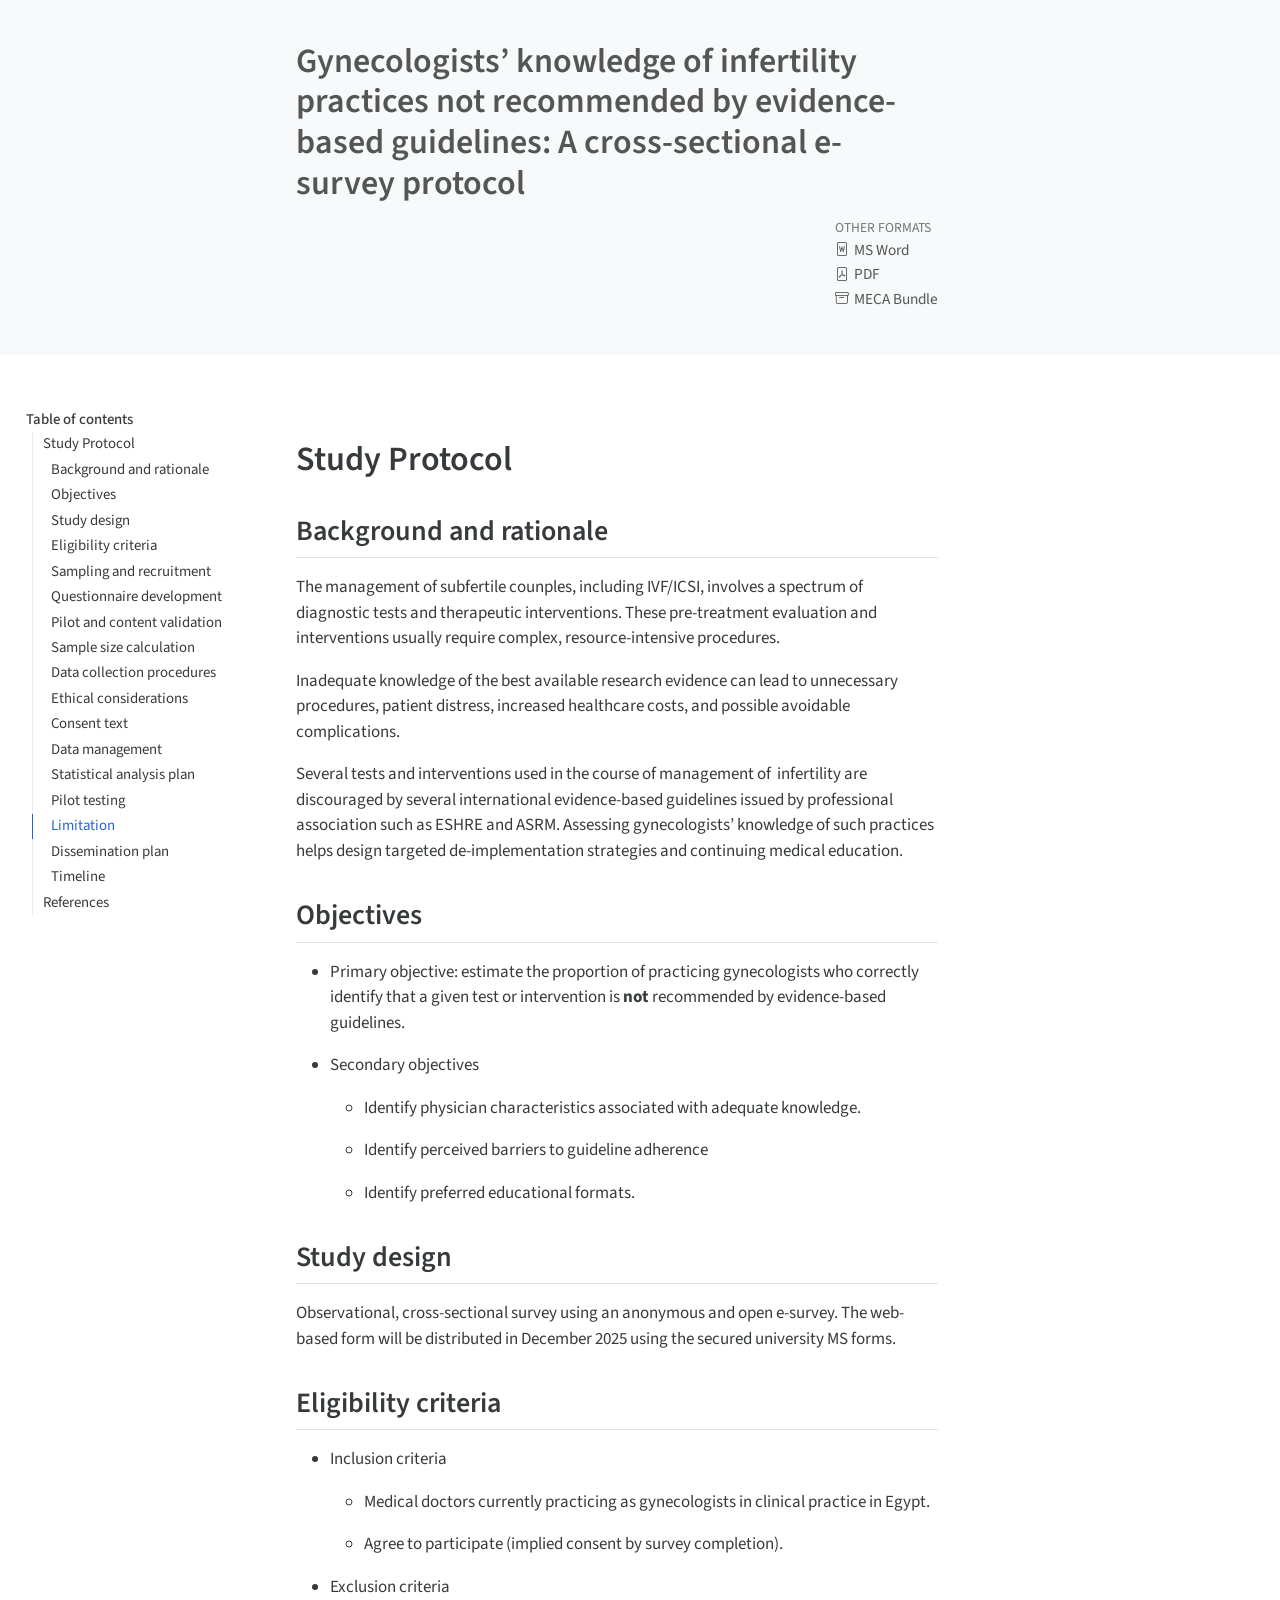
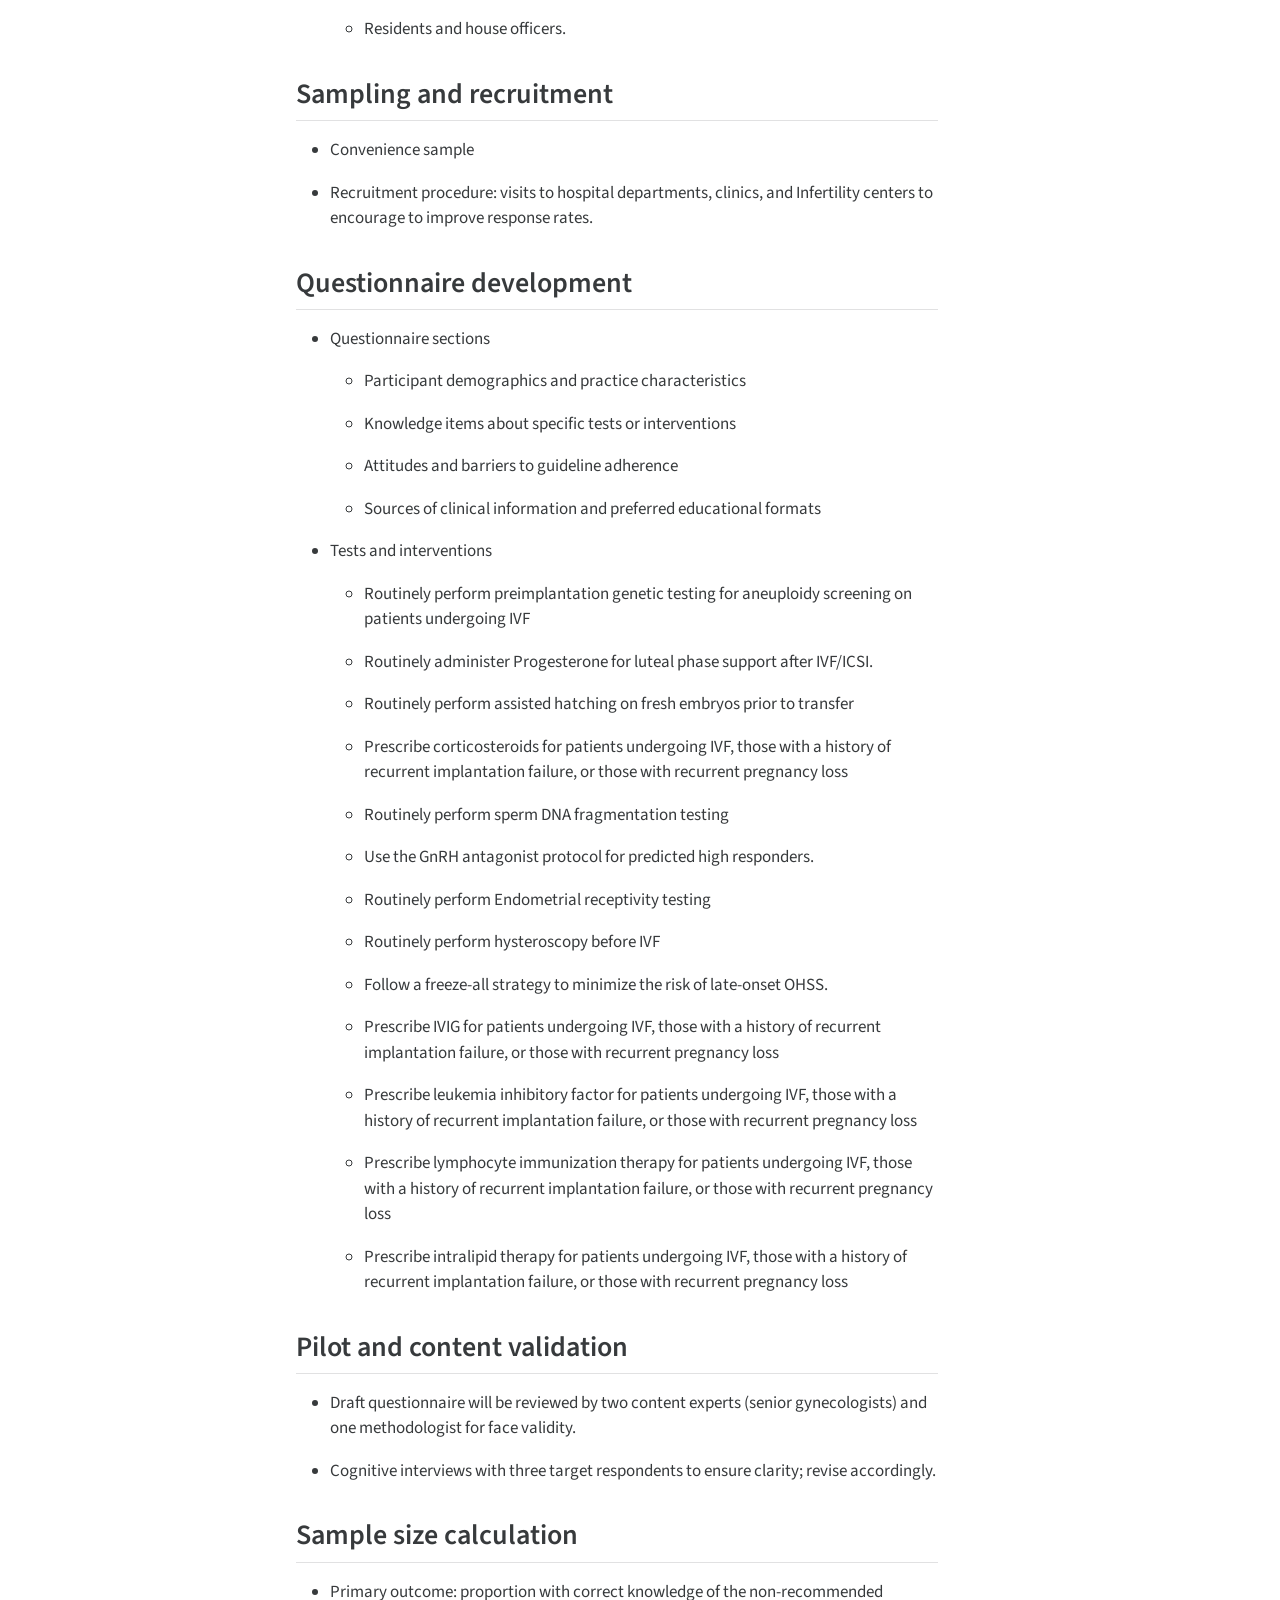
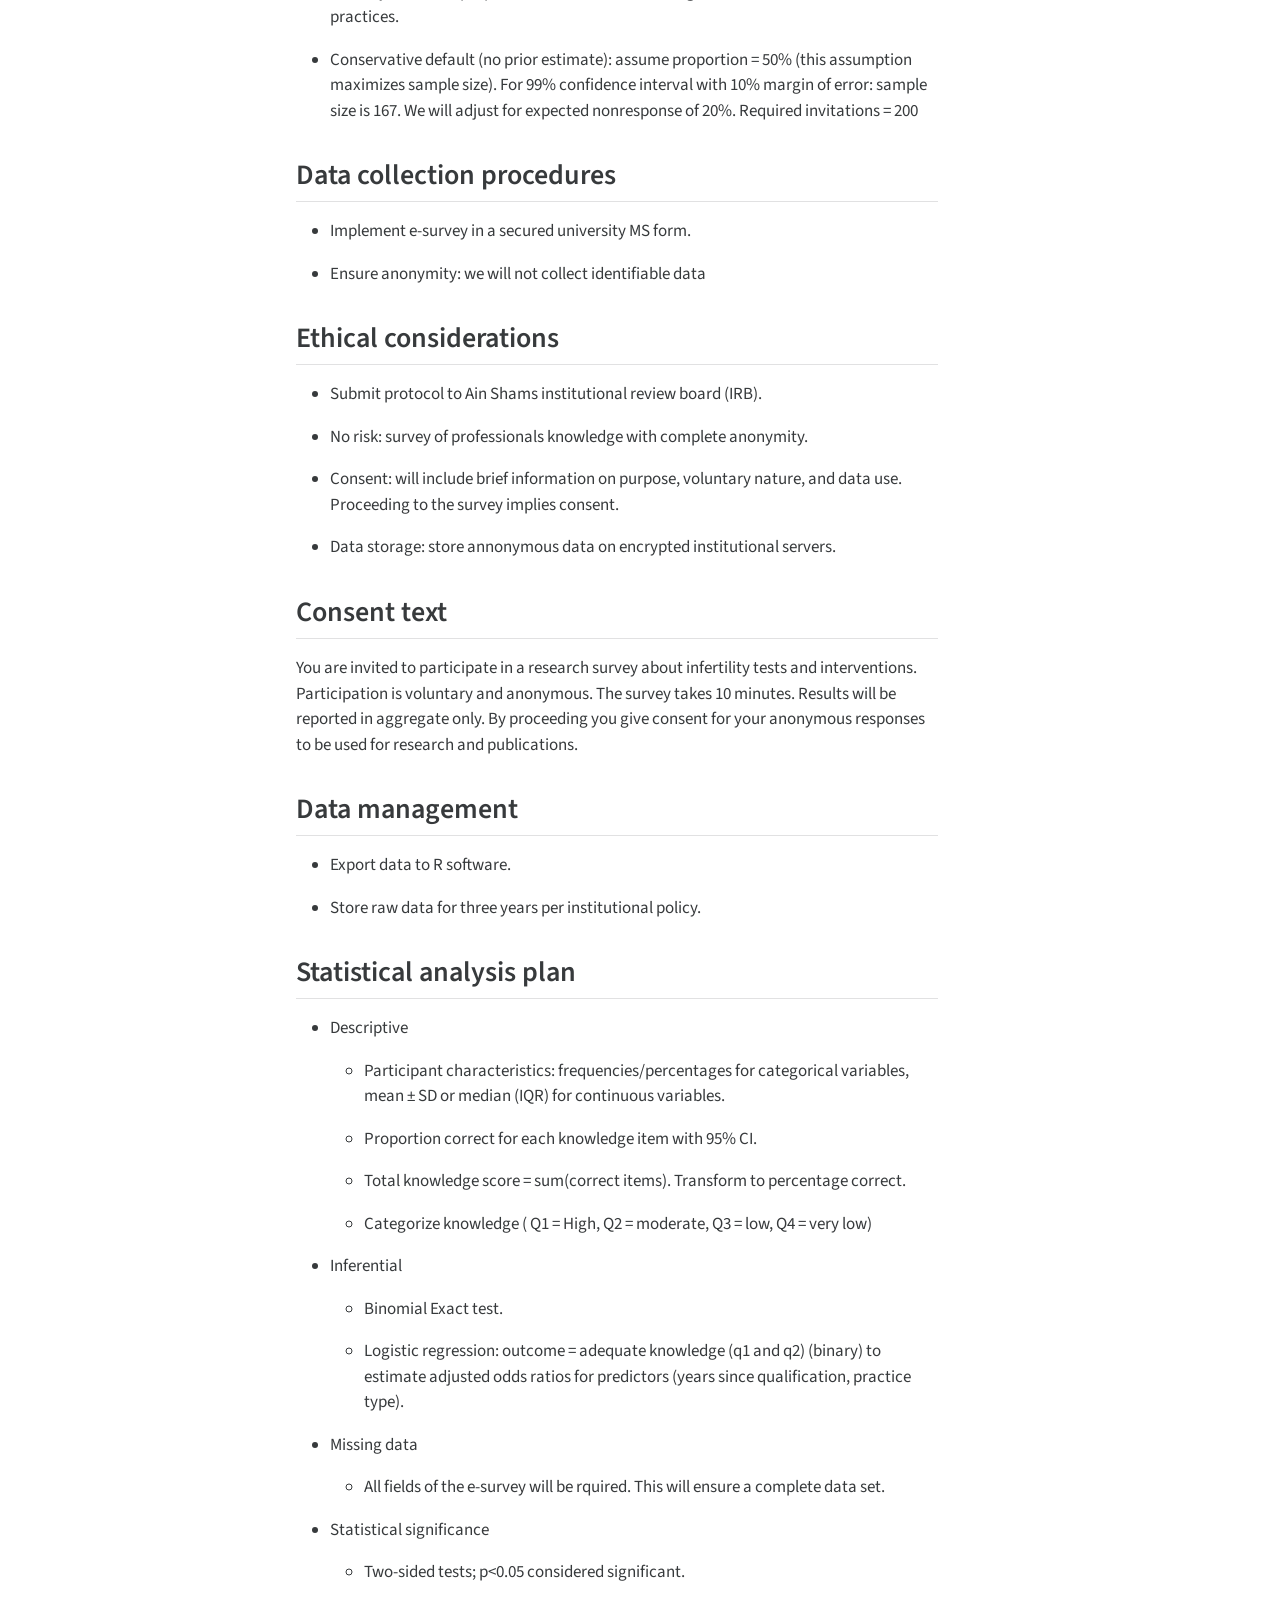
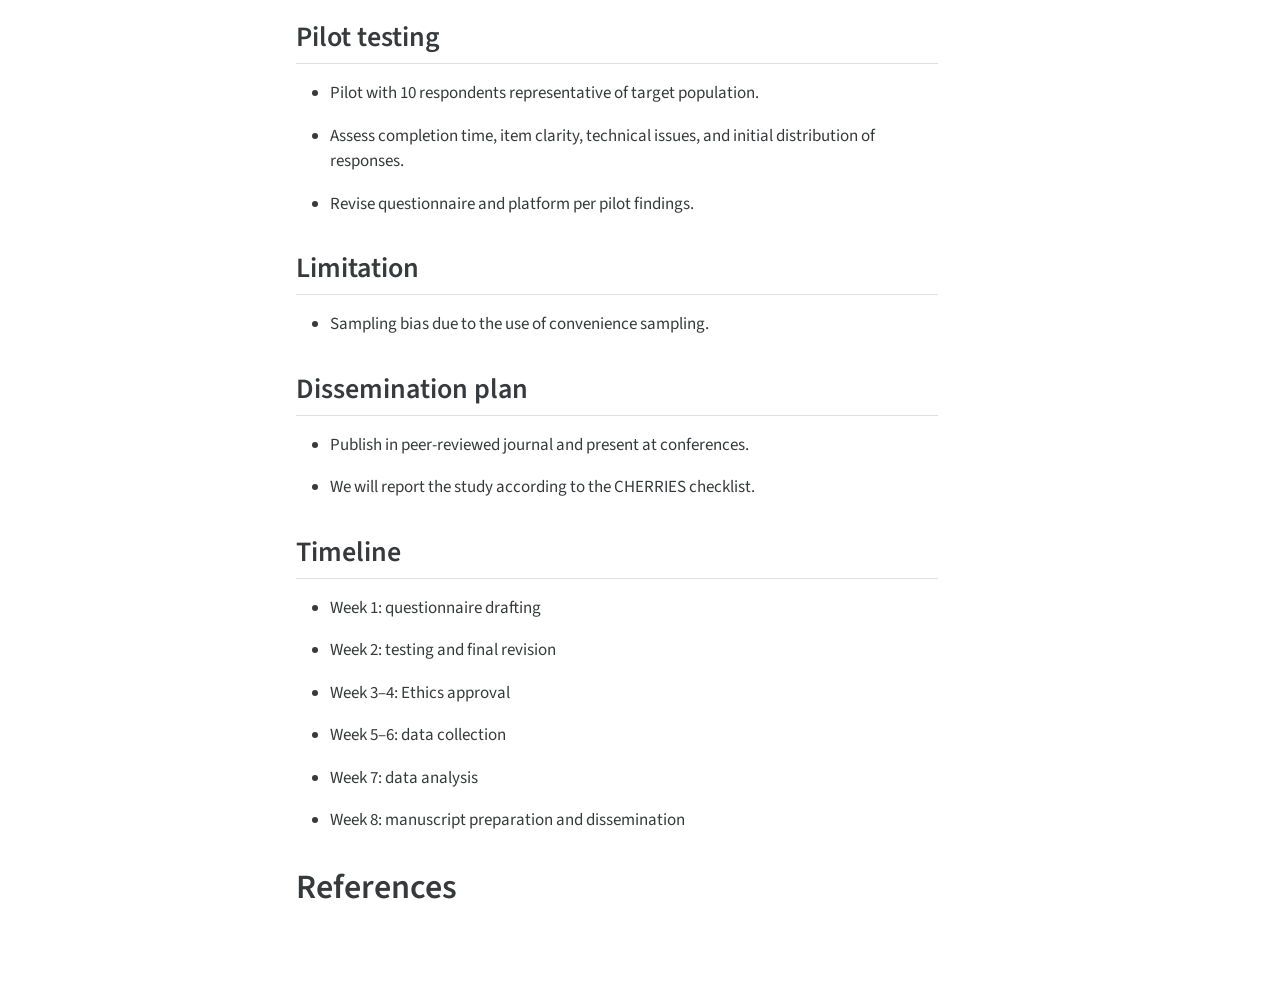
<file: _manuscript/index.html>
<!DOCTYPE html>
<html xmlns="http://www.w3.org/1999/xhtml" lang="en" xml:lang="en"><head>

<meta charset="utf-8">
<meta name="generator" content="quarto-1.8.25">

<meta name="viewport" content="width=device-width, initial-scale=1.0, user-scalable=yes">


<title>Gynecologists’ knowledge of infertility practices not recommended by evidence-based guidelines: A cross-sectional e-survey protocol</title>
<style>
code{white-space: pre-wrap;}
span.smallcaps{font-variant: small-caps;}
div.columns{display: flex; gap: min(4vw, 1.5em);}
div.column{flex: auto; overflow-x: auto;}
div.hanging-indent{margin-left: 1.5em; text-indent: -1.5em;}
ul.task-list{list-style: none;}
ul.task-list li input[type="checkbox"] {
  width: 0.8em;
  margin: 0 0.8em 0.2em -1em; /* quarto-specific, see https://github.com/quarto-dev/quarto-cli/issues/4556 */ 
  vertical-align: middle;
}
</style>


<script src="site_libs/clipboard/clipboard.min.js"></script>
<script src="site_libs/quarto-html/quarto.js" type="module"></script>
<script src="site_libs/quarto-html/tabsets/tabsets.js" type="module"></script>
<script src="site_libs/quarto-html/axe/axe-check.js" type="module"></script>
<script src="site_libs/quarto-html/popper.min.js"></script>
<script src="site_libs/quarto-html/tippy.umd.min.js"></script>
<script src="site_libs/quarto-html/anchor.min.js"></script>
<link href="site_libs/quarto-html/tippy.css" rel="stylesheet">
<link href="site_libs/quarto-html/quarto-syntax-highlighting-7b89279ff1a6dce999919e0e67d4d9ec.css" rel="stylesheet" id="quarto-text-highlighting-styles">
<script src="site_libs/bootstrap/bootstrap.min.js"></script>
<link href="site_libs/bootstrap/bootstrap-icons.css" rel="stylesheet">
<link href="site_libs/bootstrap/bootstrap-a74871fe4945b66d259aafc266475145.min.css" rel="stylesheet" append-hash="true" id="quarto-bootstrap" data-mode="light">
<script async="" src="https://hypothes.is/embed.js"></script>
<script>
  window.document.addEventListener("DOMContentLoaded", function (_event) {
    document.body.classList.add('hypothesis-enabled');
  });
</script>


<meta name="citation_title" content="Gynecologists’ knowledge of infertility practices not recommended by evidence-based guidelines: A cross-sectional e-survey protocol">
<meta name="citation_language" content="en">
<meta name="citation_reference" content="citation_title=Literate programming;,citation_author=Donald E. Knuth;,citation_publication_date=1984-05;,citation_cover_date=1984-05;,citation_year=1984;,citation_fulltext_html_url=https://doi.org/10.1093/comjnl/27.2.97;,citation_issue=2;,citation_doi=10.1093/comjnl/27.2.97;,citation_issn=0010-4620;,citation_volume=27;,citation_journal_title=Comput. J.;,citation_publisher=Oxford University Press, Inc.;">
</head>

<body class="quarto-light">

<header id="title-block-header" class="quarto-title-block default toc-left page-columns page-full">
  <div class="quarto-title-banner page-columns page-full">
    <div class="quarto-title column-body">
      <h1 class="title">Gynecologists’ knowledge of infertility practices not recommended by evidence-based guidelines: A cross-sectional e-survey protocol</h1>
          </div>

    
    <div class="quarto-title-meta-container">
      <div class="quarto-title-meta-column-start">
        
        <div class="quarto-title-meta">

                
          
                
              </div>
      </div>
      <div class="quarto-title-meta-column-end quarto-other-formats-target">
      <div class="quarto-alternate-formats"><div class="quarto-title-meta-heading">Other Formats</div><div class="quarto-title-meta-contents"><p><a href="index.docx"><i class="bi bi-file-word"></i>MS Word</a></p></div><div class="quarto-title-meta-contents"><p><a href="index.pdf"><i class="bi bi-file-pdf"></i>PDF</a></p></div><div class="quarto-title-meta-contents"><p><a href="index-meca.zip" data-meca-link="true"><i class="bi bi-archive"></i>MECA Bundle</a></p></div></div></div>
    </div>



    <div class="quarto-other-links-text-target">
    </div>  </div>
</header><div id="quarto-content" class="page-columns page-rows-contents page-layout-article toc-left">
<div id="quarto-sidebar-toc-left" class="sidebar toc-left">
  <nav id="TOC" role="doc-toc" class="toc-active">
    <h2 id="toc-title">Table of contents</h2>
   
  <ul>
  <li><a href="#study-protocol" id="toc-study-protocol" class="nav-link active" data-scroll-target="#study-protocol">Study Protocol</a>
  <ul class="collapse">
  <li><a href="#background-and-rationale" id="toc-background-and-rationale" class="nav-link" data-scroll-target="#background-and-rationale">Background and rationale</a></li>
  <li><a href="#objectives" id="toc-objectives" class="nav-link" data-scroll-target="#objectives">Objectives</a></li>
  <li><a href="#study-design" id="toc-study-design" class="nav-link" data-scroll-target="#study-design">Study design</a></li>
  <li><a href="#eligibility-criteria" id="toc-eligibility-criteria" class="nav-link" data-scroll-target="#eligibility-criteria">Eligibility criteria</a></li>
  <li><a href="#sampling-and-recruitment" id="toc-sampling-and-recruitment" class="nav-link" data-scroll-target="#sampling-and-recruitment">Sampling and recruitment</a></li>
  <li><a href="#questionnaire-development" id="toc-questionnaire-development" class="nav-link" data-scroll-target="#questionnaire-development">Questionnaire development</a></li>
  <li><a href="#pilot-and-content-validation" id="toc-pilot-and-content-validation" class="nav-link" data-scroll-target="#pilot-and-content-validation">Pilot and content validation</a></li>
  <li><a href="#sample-size-calculation" id="toc-sample-size-calculation" class="nav-link" data-scroll-target="#sample-size-calculation">Sample size calculation</a></li>
  <li><a href="#data-collection-procedures" id="toc-data-collection-procedures" class="nav-link" data-scroll-target="#data-collection-procedures">Data collection procedures</a></li>
  <li><a href="#ethical-considerations" id="toc-ethical-considerations" class="nav-link" data-scroll-target="#ethical-considerations">Ethical considerations</a></li>
  <li><a href="#consent-text" id="toc-consent-text" class="nav-link" data-scroll-target="#consent-text">Consent text</a></li>
  <li><a href="#data-management" id="toc-data-management" class="nav-link" data-scroll-target="#data-management">Data management</a></li>
  <li><a href="#statistical-analysis-plan" id="toc-statistical-analysis-plan" class="nav-link" data-scroll-target="#statistical-analysis-plan">Statistical analysis plan</a></li>
  <li><a href="#pilot-testing" id="toc-pilot-testing" class="nav-link" data-scroll-target="#pilot-testing">Pilot testing</a></li>
  <li><a href="#limitation" id="toc-limitation" class="nav-link" data-scroll-target="#limitation">Limitation</a></li>
  <li><a href="#dissemination-plan" id="toc-dissemination-plan" class="nav-link" data-scroll-target="#dissemination-plan">Dissemination plan</a></li>
  <li><a href="#timeline" id="toc-timeline" class="nav-link" data-scroll-target="#timeline">Timeline</a></li>
  </ul></li>
  <li><a href="#references" id="toc-references" class="nav-link" data-scroll-target="#references">References</a></li>
  </ul>
</nav>
</div>
<div id="quarto-margin-sidebar" class="sidebar margin-sidebar zindex-bottom">
</div>
<main class="content quarto-banner-title-block" id="quarto-document-content">



  


<section id="study-protocol" class="level1">
<h1>Study Protocol</h1>
<section id="background-and-rationale" class="level2">
<h2 class="anchored" data-anchor-id="background-and-rationale">Background and rationale</h2>
<p>The management of subfertile counples, including IVF/ICSI, involves a spectrum of diagnostic tests and therapeutic interventions. These pre-treatment evaluation and interventions usually require complex, resource-intensive procedures.</p>
<p>Inadequate knowledge of the best available research evidence can lead to unnecessary procedures, patient distress, increased healthcare costs, and possible avoidable complications.</p>
<p>Several tests and interventions used in the course of management of &nbsp;infertility are discouraged by several international evidence-based guidelines issued by professional association such as ESHRE and ASRM. Assessing gynecologists’ knowledge of such practices helps design targeted de-implementation strategies and continuing medical education.</p>
</section>
<section id="objectives" class="level2">
<h2 class="anchored" data-anchor-id="objectives">Objectives</h2>
<ul>
<li><p>Primary objective: estimate the proportion of practicing gynecologists who correctly identify that a given test or intervention is <strong>not</strong> recommended by evidence-based guidelines.</p></li>
<li><p>Secondary objectives</p>
<ul>
<li><p>Identify physician characteristics associated with adequate knowledge.</p></li>
<li><p>Identify perceived barriers to guideline adherence</p></li>
<li><p>Identify preferred educational formats.</p></li>
</ul></li>
</ul>
</section>
<section id="study-design" class="level2">
<h2 class="anchored" data-anchor-id="study-design">Study design</h2>
<p>Observational,&nbsp;cross-sectional&nbsp;survey using an&nbsp;anonymous&nbsp;and open e-survey. The web-based form will be distributed in December 2025 using the secured university MS forms.</p>
</section>
<section id="eligibility-criteria" class="level2">
<h2 class="anchored" data-anchor-id="eligibility-criteria">Eligibility criteria</h2>
<ul>
<li><p>Inclusion criteria</p>
<ul>
<li><p>Medical doctors currently practicing as gynecologists in clinical practice in Egypt.</p></li>
<li><p>Agree to participate (implied consent by survey completion).</p></li>
</ul></li>
<li><p>Exclusion criteria</p>
<ul>
<li>Residents and house officers.</li>
</ul></li>
</ul>
</section>
<section id="sampling-and-recruitment" class="level2">
<h2 class="anchored" data-anchor-id="sampling-and-recruitment">Sampling and recruitment</h2>
<ul>
<li><p>Convenience sample</p></li>
<li><p>Recruitment procedure: visits to hospital departments, clinics, and Infertility centers to encourage to improve response rates.</p></li>
</ul>
</section>
<section id="questionnaire-development" class="level2">
<h2 class="anchored" data-anchor-id="questionnaire-development">Questionnaire development</h2>
<ul>
<li><p>Questionnaire sections</p>
<ul>
<li><p>Participant demographics and practice characteristics</p></li>
<li><p>Knowledge items about specific tests or interventions</p></li>
<li><p>Attitudes and barriers to guideline adherence</p></li>
<li><p>Sources of clinical information and preferred educational formats</p></li>
</ul></li>
<li><p>Tests and interventions</p>
<ul>
<li><p>Routinely perform preimplantation genetic testing for aneuploidy screening on patients undergoing IVF</p></li>
<li><p>Routinely administer Progesterone for luteal phase support after IVF/ICSI.</p></li>
<li><p>Routinely perform assisted hatching on fresh embryos prior to transfer</p></li>
<li><p>Prescribe corticosteroids for patients undergoing IVF, those with a history of recurrent implantation failure, or those with recurrent pregnancy loss</p></li>
<li><p>Routinely perform sperm DNA fragmentation testing</p></li>
<li><p>Use the GnRH antagonist protocol for predicted high responders.</p></li>
<li><p>Routinely perform Endometrial receptivity testing</p></li>
<li><p>Routinely perform hysteroscopy before IVF</p></li>
<li><p>Follow a freeze-all strategy to minimize the risk of late-onset OHSS.</p></li>
<li><p>Prescribe IVIG for patients undergoing IVF, those with a history of recurrent implantation failure, or those with recurrent pregnancy loss</p></li>
<li><p>Prescribe leukemia inhibitory factor for patients undergoing IVF, those with a history of recurrent implantation failure, or those with recurrent pregnancy loss</p></li>
<li><p>Prescribe lymphocyte immunization therapy for patients undergoing IVF, those with a history of recurrent implantation failure, or those with recurrent pregnancy loss</p></li>
<li><p>Prescribe intralipid therapy for patients undergoing IVF, those with a history of recurrent implantation failure, or those with recurrent pregnancy loss</p></li>
</ul></li>
</ul>
</section>
<section id="pilot-and-content-validation" class="level2">
<h2 class="anchored" data-anchor-id="pilot-and-content-validation">Pilot and content validation</h2>
<ul>
<li><p>Draft questionnaire will be reviewed by two content experts (senior gynecologists) and one methodologist for face validity.</p></li>
<li><p>Cognitive interviews with three target respondents to ensure clarity; revise accordingly.</p></li>
</ul>
</section>
<section id="sample-size-calculation" class="level2">
<h2 class="anchored" data-anchor-id="sample-size-calculation">Sample size calculation</h2>
<ul>
<li><p>Primary outcome: proportion with correct knowledge of the non-recommended practices.</p></li>
<li><p>Conservative default (no prior estimate): assume proportion = 50% (this assumption maximizes sample size). For 99% confidence interval with 10% margin of error: sample size is 167. We will adjust for expected nonresponse of 20%. Required invitations = 200</p></li>
</ul>
</section>
<section id="data-collection-procedures" class="level2">
<h2 class="anchored" data-anchor-id="data-collection-procedures">Data collection procedures</h2>
<ul>
<li><p>Implement e-survey in a secured university MS form.</p></li>
<li><p>Ensure anonymity: we will not collect identifiable data</p></li>
</ul>
</section>
<section id="ethical-considerations" class="level2">
<h2 class="anchored" data-anchor-id="ethical-considerations">Ethical considerations</h2>
<ul>
<li><p>Submit protocol to Ain Shams institutional review board (IRB).</p></li>
<li><p>No risk: survey of professionals knowledge with complete anonymity.</p></li>
<li><p>Consent: will include brief information on purpose, voluntary nature, and data use. Proceeding to the survey implies consent.</p></li>
<li><p>Data storage: store annonymous data on encrypted institutional servers.</p></li>
</ul>
</section>
<section id="consent-text" class="level2">
<h2 class="anchored" data-anchor-id="consent-text">Consent text</h2>
<p>You are invited to participate in a research survey about infertility tests and interventions. Participation is voluntary and anonymous. The survey takes 10 minutes. Results will be reported in aggregate only. By proceeding you give consent for your anonymous responses to be used for research and publications.</p>
</section>
<section id="data-management" class="level2">
<h2 class="anchored" data-anchor-id="data-management">Data management</h2>
<ul>
<li><p>Export data to R software.</p></li>
<li><p>Store raw data for three years per institutional policy.</p></li>
</ul>
</section>
<section id="statistical-analysis-plan" class="level2">
<h2 class="anchored" data-anchor-id="statistical-analysis-plan">Statistical analysis plan</h2>
<ul>
<li><p>Descriptive</p>
<ul>
<li><p>Participant characteristics: frequencies/percentages for categorical variables, mean ± SD or median (IQR) for continuous variables.</p></li>
<li><p>Proportion correct for each knowledge item with 95% CI.</p></li>
<li><p>Total knowledge score = sum(correct items). Transform to percentage correct.</p></li>
<li><p>Categorize knowledge ( Q1 = High, Q2 = moderate, Q3 = low, Q4 = very low)</p></li>
</ul></li>
<li><p>Inferential</p>
<ul>
<li><p>Binomial Exact test.</p></li>
<li><p>Logistic regression: outcome = adequate knowledge (q1 and q2) (binary) to estimate adjusted odds ratios for predictors (years since qualification, practice type).</p></li>
</ul></li>
<li><p>Missing data</p>
<ul>
<li>All fields of the e-survey will be rquired. This will ensure a complete data set.</li>
</ul></li>
<li><p>Statistical significance</p>
<ul>
<li>Two-sided tests; p&lt;0.05 considered significant.</li>
</ul></li>
</ul>
</section>
<section id="pilot-testing" class="level2">
<h2 class="anchored" data-anchor-id="pilot-testing">Pilot testing</h2>
<ul>
<li><p>Pilot with 10 respondents representative of target population.</p></li>
<li><p>Assess completion time, item clarity, technical issues, and initial distribution of responses.</p></li>
<li><p>Revise questionnaire and platform per pilot findings.</p></li>
</ul>
</section>
<section id="limitation" class="level2">
<h2 class="anchored" data-anchor-id="limitation">Limitation</h2>
<ul>
<li>Sampling bias due to the use of convenience sampling.</li>
</ul>
</section>
<section id="dissemination-plan" class="level2">
<h2 class="anchored" data-anchor-id="dissemination-plan">Dissemination plan</h2>
<ul>
<li><p>Publish in peer-reviewed journal and present at conferences.</p></li>
<li><p>We will report the study according to the CHERRIES checklist.</p></li>
</ul>
</section>
<section id="timeline" class="level2">
<h2 class="anchored" data-anchor-id="timeline">Timeline</h2>
<ul>
<li><p>Week 1: questionnaire drafting</p></li>
<li><p>Week 2: testing and final revision</p></li>
<li><p>Week 3–4: Ethics approval</p></li>
<li><p>Week 5–6: data collection</p></li>
<li><p>Week 7: data analysis</p></li>
<li><p>Week 8: manuscript preparation and dissemination</p></li>
</ul>
</section>
</section>
<section id="references" class="level1">
<h1>References</h1>
</section>

</main>
<!-- /main column -->
<script id="quarto-html-after-body" type="application/javascript">
  window.document.addEventListener("DOMContentLoaded", function (event) {
    const icon = "";
    const anchorJS = new window.AnchorJS();
    anchorJS.options = {
      placement: 'right',
      icon: icon
    };
    anchorJS.add('.anchored');
    const isCodeAnnotation = (el) => {
      for (const clz of el.classList) {
        if (clz.startsWith('code-annotation-')) {                     
          return true;
        }
      }
      return false;
    }
    const onCopySuccess = function(e) {
      // button target
      const button = e.trigger;
      // don't keep focus
      button.blur();
      // flash "checked"
      button.classList.add('code-copy-button-checked');
      var currentTitle = button.getAttribute("title");
      button.setAttribute("title", "Copied!");
      let tooltip;
      if (window.bootstrap) {
        button.setAttribute("data-bs-toggle", "tooltip");
        button.setAttribute("data-bs-placement", "left");
        button.setAttribute("data-bs-title", "Copied!");
        tooltip = new bootstrap.Tooltip(button, 
          { trigger: "manual", 
            customClass: "code-copy-button-tooltip",
            offset: [0, -8]});
        tooltip.show();    
      }
      setTimeout(function() {
        if (tooltip) {
          tooltip.hide();
          button.removeAttribute("data-bs-title");
          button.removeAttribute("data-bs-toggle");
          button.removeAttribute("data-bs-placement");
        }
        button.setAttribute("title", currentTitle);
        button.classList.remove('code-copy-button-checked');
      }, 1000);
      // clear code selection
      e.clearSelection();
    }
    const getTextToCopy = function(trigger) {
      const outerScaffold = trigger.parentElement.cloneNode(true);
      const codeEl = outerScaffold.querySelector('code');
      for (const childEl of codeEl.children) {
        if (isCodeAnnotation(childEl)) {
          childEl.remove();
        }
      }
      return codeEl.innerText;
    }
    const clipboard = new window.ClipboardJS('.code-copy-button:not([data-in-quarto-modal])', {
      text: getTextToCopy
    });
    clipboard.on('success', onCopySuccess);
    if (window.document.getElementById('quarto-embedded-source-code-modal')) {
      const clipboardModal = new window.ClipboardJS('.code-copy-button[data-in-quarto-modal]', {
        text: getTextToCopy,
        container: window.document.getElementById('quarto-embedded-source-code-modal')
      });
      clipboardModal.on('success', onCopySuccess);
    }
      var localhostRegex = new RegExp(/^(?:http|https):\/\/localhost\:?[0-9]*\//);
      var mailtoRegex = new RegExp(/^mailto:/);
        var filterRegex = new RegExp('/' + window.location.host + '/');
      var isInternal = (href) => {
          return filterRegex.test(href) || localhostRegex.test(href) || mailtoRegex.test(href);
      }
      // Inspect non-navigation links and adorn them if external
     var links = window.document.querySelectorAll('a[href]:not(.nav-link):not(.navbar-brand):not(.toc-action):not(.sidebar-link):not(.sidebar-item-toggle):not(.pagination-link):not(.no-external):not([aria-hidden]):not(.dropdown-item):not(.quarto-navigation-tool):not(.about-link)');
      for (var i=0; i<links.length; i++) {
        const link = links[i];
        if (!isInternal(link.href)) {
          // undo the damage that might have been done by quarto-nav.js in the case of
          // links that we want to consider external
          if (link.dataset.originalHref !== undefined) {
            link.href = link.dataset.originalHref;
          }
        }
      }
    function tippyHover(el, contentFn, onTriggerFn, onUntriggerFn) {
      const config = {
        allowHTML: true,
        maxWidth: 500,
        delay: 100,
        arrow: false,
        appendTo: function(el) {
            return el.parentElement;
        },
        interactive: true,
        interactiveBorder: 10,
        theme: 'quarto',
        placement: 'bottom-start',
      };
      if (contentFn) {
        config.content = contentFn;
      }
      if (onTriggerFn) {
        config.onTrigger = onTriggerFn;
      }
      if (onUntriggerFn) {
        config.onUntrigger = onUntriggerFn;
      }
      window.tippy(el, config); 
    }
    const noterefs = window.document.querySelectorAll('a[role="doc-noteref"]');
    for (var i=0; i<noterefs.length; i++) {
      const ref = noterefs[i];
      tippyHover(ref, function() {
        // use id or data attribute instead here
        let href = ref.getAttribute('data-footnote-href') || ref.getAttribute('href');
        try { href = new URL(href).hash; } catch {}
        const id = href.replace(/^#\/?/, "");
        const note = window.document.getElementById(id);
        if (note) {
          return note.innerHTML;
        } else {
          return "";
        }
      });
    }
    const xrefs = window.document.querySelectorAll('a.quarto-xref');
    const processXRef = (id, note) => {
      // Strip column container classes
      const stripColumnClz = (el) => {
        el.classList.remove("page-full", "page-columns");
        if (el.children) {
          for (const child of el.children) {
            stripColumnClz(child);
          }
        }
      }
      stripColumnClz(note)
      if (id === null || id.startsWith('sec-')) {
        // Special case sections, only their first couple elements
        const container = document.createElement("div");
        if (note.children && note.children.length > 2) {
          container.appendChild(note.children[0].cloneNode(true));
          for (let i = 1; i < note.children.length; i++) {
            const child = note.children[i];
            if (child.tagName === "P" && child.innerText === "") {
              continue;
            } else {
              container.appendChild(child.cloneNode(true));
              break;
            }
          }
          if (window.Quarto?.typesetMath) {
            window.Quarto.typesetMath(container);
          }
          return container.innerHTML
        } else {
          if (window.Quarto?.typesetMath) {
            window.Quarto.typesetMath(note);
          }
          return note.innerHTML;
        }
      } else {
        // Remove any anchor links if they are present
        const anchorLink = note.querySelector('a.anchorjs-link');
        if (anchorLink) {
          anchorLink.remove();
        }
        if (window.Quarto?.typesetMath) {
          window.Quarto.typesetMath(note);
        }
        if (note.classList.contains("callout")) {
          return note.outerHTML;
        } else {
          return note.innerHTML;
        }
      }
    }
    for (var i=0; i<xrefs.length; i++) {
      const xref = xrefs[i];
      tippyHover(xref, undefined, function(instance) {
        instance.disable();
        let url = xref.getAttribute('href');
        let hash = undefined; 
        if (url.startsWith('#')) {
          hash = url;
        } else {
          try { hash = new URL(url).hash; } catch {}
        }
        if (hash) {
          const id = hash.replace(/^#\/?/, "");
          const note = window.document.getElementById(id);
          if (note !== null) {
            try {
              const html = processXRef(id, note.cloneNode(true));
              instance.setContent(html);
            } finally {
              instance.enable();
              instance.show();
            }
          } else {
            // See if we can fetch this
            fetch(url.split('#')[0])
            .then(res => res.text())
            .then(html => {
              const parser = new DOMParser();
              const htmlDoc = parser.parseFromString(html, "text/html");
              const note = htmlDoc.getElementById(id);
              if (note !== null) {
                const html = processXRef(id, note);
                instance.setContent(html);
              } 
            }).finally(() => {
              instance.enable();
              instance.show();
            });
          }
        } else {
          // See if we can fetch a full url (with no hash to target)
          // This is a special case and we should probably do some content thinning / targeting
          fetch(url)
          .then(res => res.text())
          .then(html => {
            const parser = new DOMParser();
            const htmlDoc = parser.parseFromString(html, "text/html");
            const note = htmlDoc.querySelector('main.content');
            if (note !== null) {
              // This should only happen for chapter cross references
              // (since there is no id in the URL)
              // remove the first header
              if (note.children.length > 0 && note.children[0].tagName === "HEADER") {
                note.children[0].remove();
              }
              const html = processXRef(null, note);
              instance.setContent(html);
            } 
          }).finally(() => {
            instance.enable();
            instance.show();
          });
        }
      }, function(instance) {
      });
    }
        let selectedAnnoteEl;
        const selectorForAnnotation = ( cell, annotation) => {
          let cellAttr = 'data-code-cell="' + cell + '"';
          let lineAttr = 'data-code-annotation="' +  annotation + '"';
          const selector = 'span[' + cellAttr + '][' + lineAttr + ']';
          return selector;
        }
        const selectCodeLines = (annoteEl) => {
          const doc = window.document;
          const targetCell = annoteEl.getAttribute("data-target-cell");
          const targetAnnotation = annoteEl.getAttribute("data-target-annotation");
          const annoteSpan = window.document.querySelector(selectorForAnnotation(targetCell, targetAnnotation));
          const lines = annoteSpan.getAttribute("data-code-lines").split(",");
          const lineIds = lines.map((line) => {
            return targetCell + "-" + line;
          })
          let top = null;
          let height = null;
          let parent = null;
          if (lineIds.length > 0) {
              //compute the position of the single el (top and bottom and make a div)
              const el = window.document.getElementById(lineIds[0]);
              top = el.offsetTop;
              height = el.offsetHeight;
              parent = el.parentElement.parentElement;
            if (lineIds.length > 1) {
              const lastEl = window.document.getElementById(lineIds[lineIds.length - 1]);
              const bottom = lastEl.offsetTop + lastEl.offsetHeight;
              height = bottom - top;
            }
            if (top !== null && height !== null && parent !== null) {
              // cook up a div (if necessary) and position it 
              let div = window.document.getElementById("code-annotation-line-highlight");
              if (div === null) {
                div = window.document.createElement("div");
                div.setAttribute("id", "code-annotation-line-highlight");
                div.style.position = 'absolute';
                parent.appendChild(div);
              }
              div.style.top = top - 2 + "px";
              div.style.height = height + 4 + "px";
              div.style.left = 0;
              let gutterDiv = window.document.getElementById("code-annotation-line-highlight-gutter");
              if (gutterDiv === null) {
                gutterDiv = window.document.createElement("div");
                gutterDiv.setAttribute("id", "code-annotation-line-highlight-gutter");
                gutterDiv.style.position = 'absolute';
                const codeCell = window.document.getElementById(targetCell);
                const gutter = codeCell.querySelector('.code-annotation-gutter');
                gutter.appendChild(gutterDiv);
              }
              gutterDiv.style.top = top - 2 + "px";
              gutterDiv.style.height = height + 4 + "px";
            }
            selectedAnnoteEl = annoteEl;
          }
        };
        const unselectCodeLines = () => {
          const elementsIds = ["code-annotation-line-highlight", "code-annotation-line-highlight-gutter"];
          elementsIds.forEach((elId) => {
            const div = window.document.getElementById(elId);
            if (div) {
              div.remove();
            }
          });
          selectedAnnoteEl = undefined;
        };
          // Handle positioning of the toggle
      window.addEventListener(
        "resize",
        throttle(() => {
          elRect = undefined;
          if (selectedAnnoteEl) {
            selectCodeLines(selectedAnnoteEl);
          }
        }, 10)
      );
      function throttle(fn, ms) {
      let throttle = false;
      let timer;
        return (...args) => {
          if(!throttle) { // first call gets through
              fn.apply(this, args);
              throttle = true;
          } else { // all the others get throttled
              if(timer) clearTimeout(timer); // cancel #2
              timer = setTimeout(() => {
                fn.apply(this, args);
                timer = throttle = false;
              }, ms);
          }
        };
      }
        // Attach click handler to the DT
        const annoteDls = window.document.querySelectorAll('dt[data-target-cell]');
        for (const annoteDlNode of annoteDls) {
          annoteDlNode.addEventListener('click', (event) => {
            const clickedEl = event.target;
            if (clickedEl !== selectedAnnoteEl) {
              unselectCodeLines();
              const activeEl = window.document.querySelector('dt[data-target-cell].code-annotation-active');
              if (activeEl) {
                activeEl.classList.remove('code-annotation-active');
              }
              selectCodeLines(clickedEl);
              clickedEl.classList.add('code-annotation-active');
            } else {
              // Unselect the line
              unselectCodeLines();
              clickedEl.classList.remove('code-annotation-active');
            }
          });
        }
    const findCites = (el) => {
      const parentEl = el.parentElement;
      if (parentEl) {
        const cites = parentEl.dataset.cites;
        if (cites) {
          return {
            el,
            cites: cites.split(' ')
          };
        } else {
          return findCites(el.parentElement)
        }
      } else {
        return undefined;
      }
    };
    var bibliorefs = window.document.querySelectorAll('a[role="doc-biblioref"]');
    for (var i=0; i<bibliorefs.length; i++) {
      const ref = bibliorefs[i];
      const citeInfo = findCites(ref);
      if (citeInfo) {
        tippyHover(citeInfo.el, function() {
          var popup = window.document.createElement('div');
          citeInfo.cites.forEach(function(cite) {
            var citeDiv = window.document.createElement('div');
            citeDiv.classList.add('hanging-indent');
            citeDiv.classList.add('csl-entry');
            var biblioDiv = window.document.getElementById('ref-' + cite);
            if (biblioDiv) {
              citeDiv.innerHTML = biblioDiv.innerHTML;
            }
            popup.appendChild(citeDiv);
          });
          return popup.innerHTML;
        });
      }
    }
  });
  </script>
</div> <!-- /content -->




</body></html>
</file>
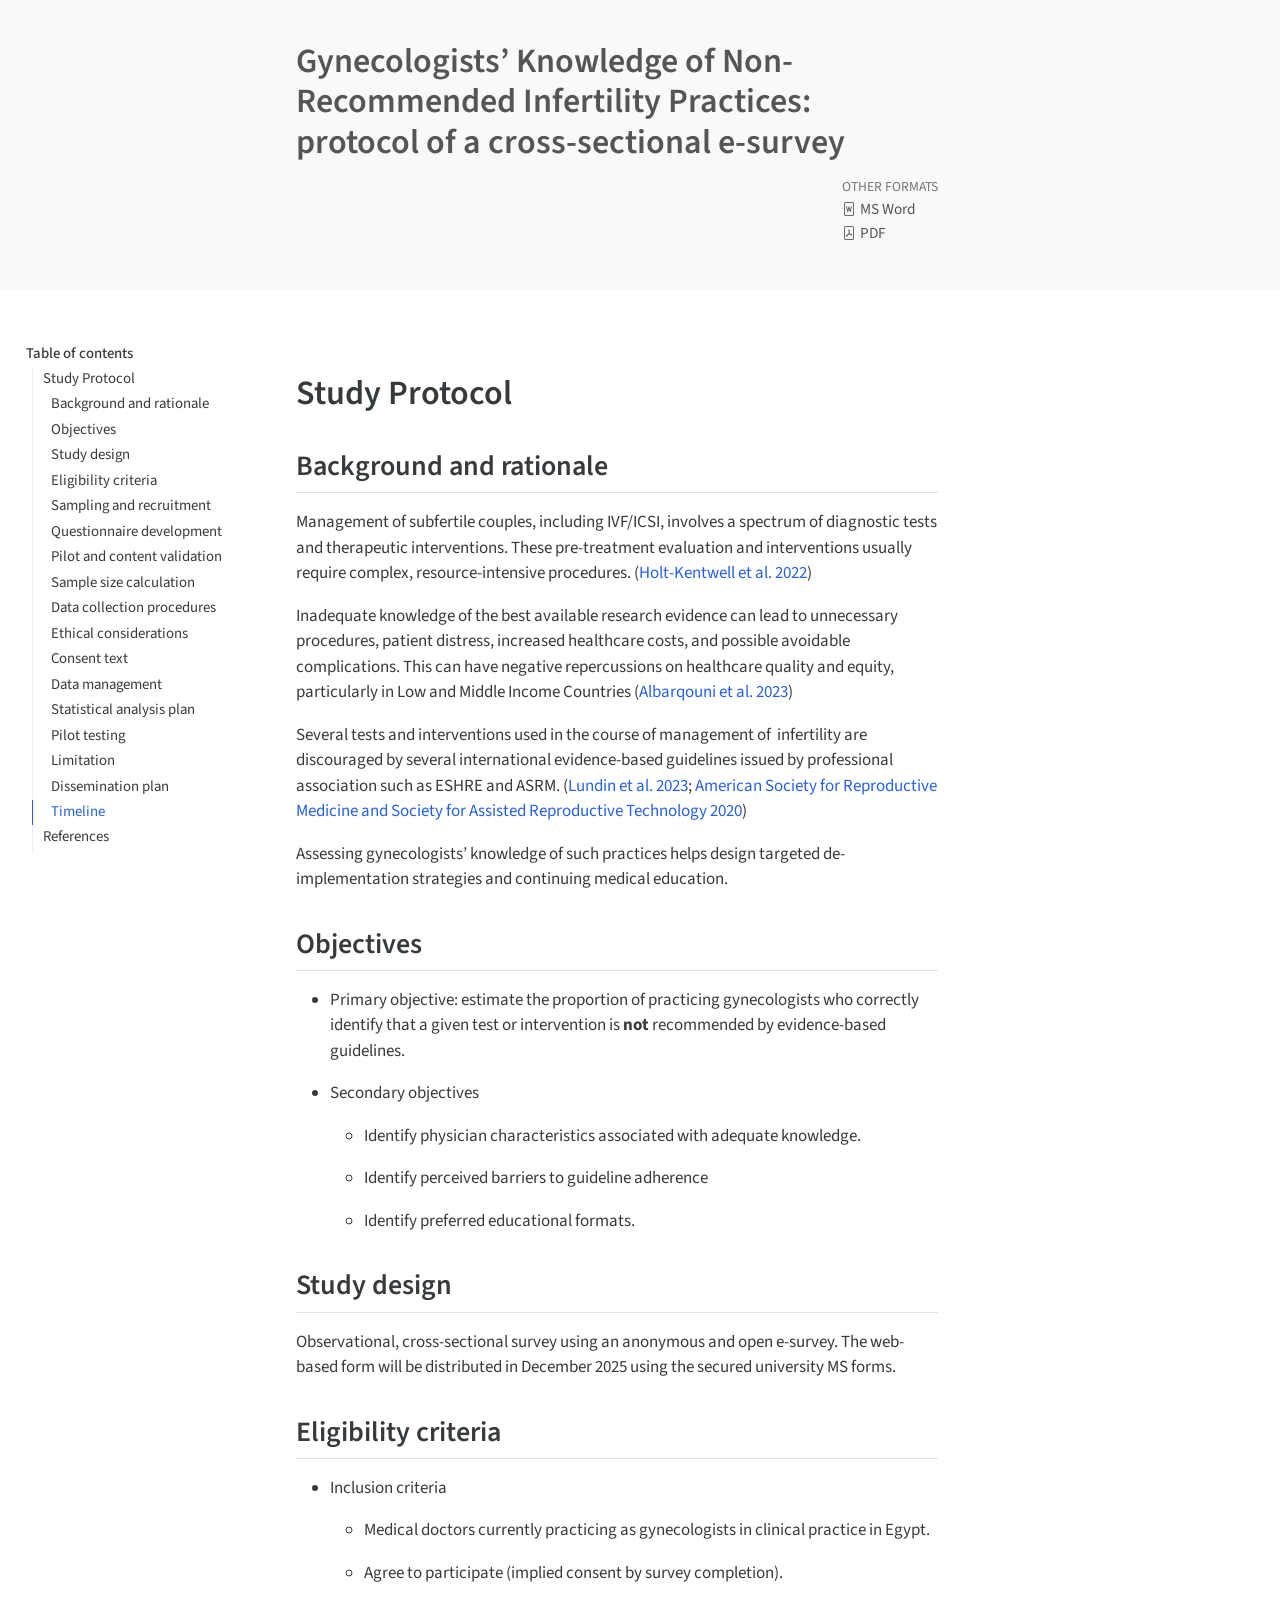
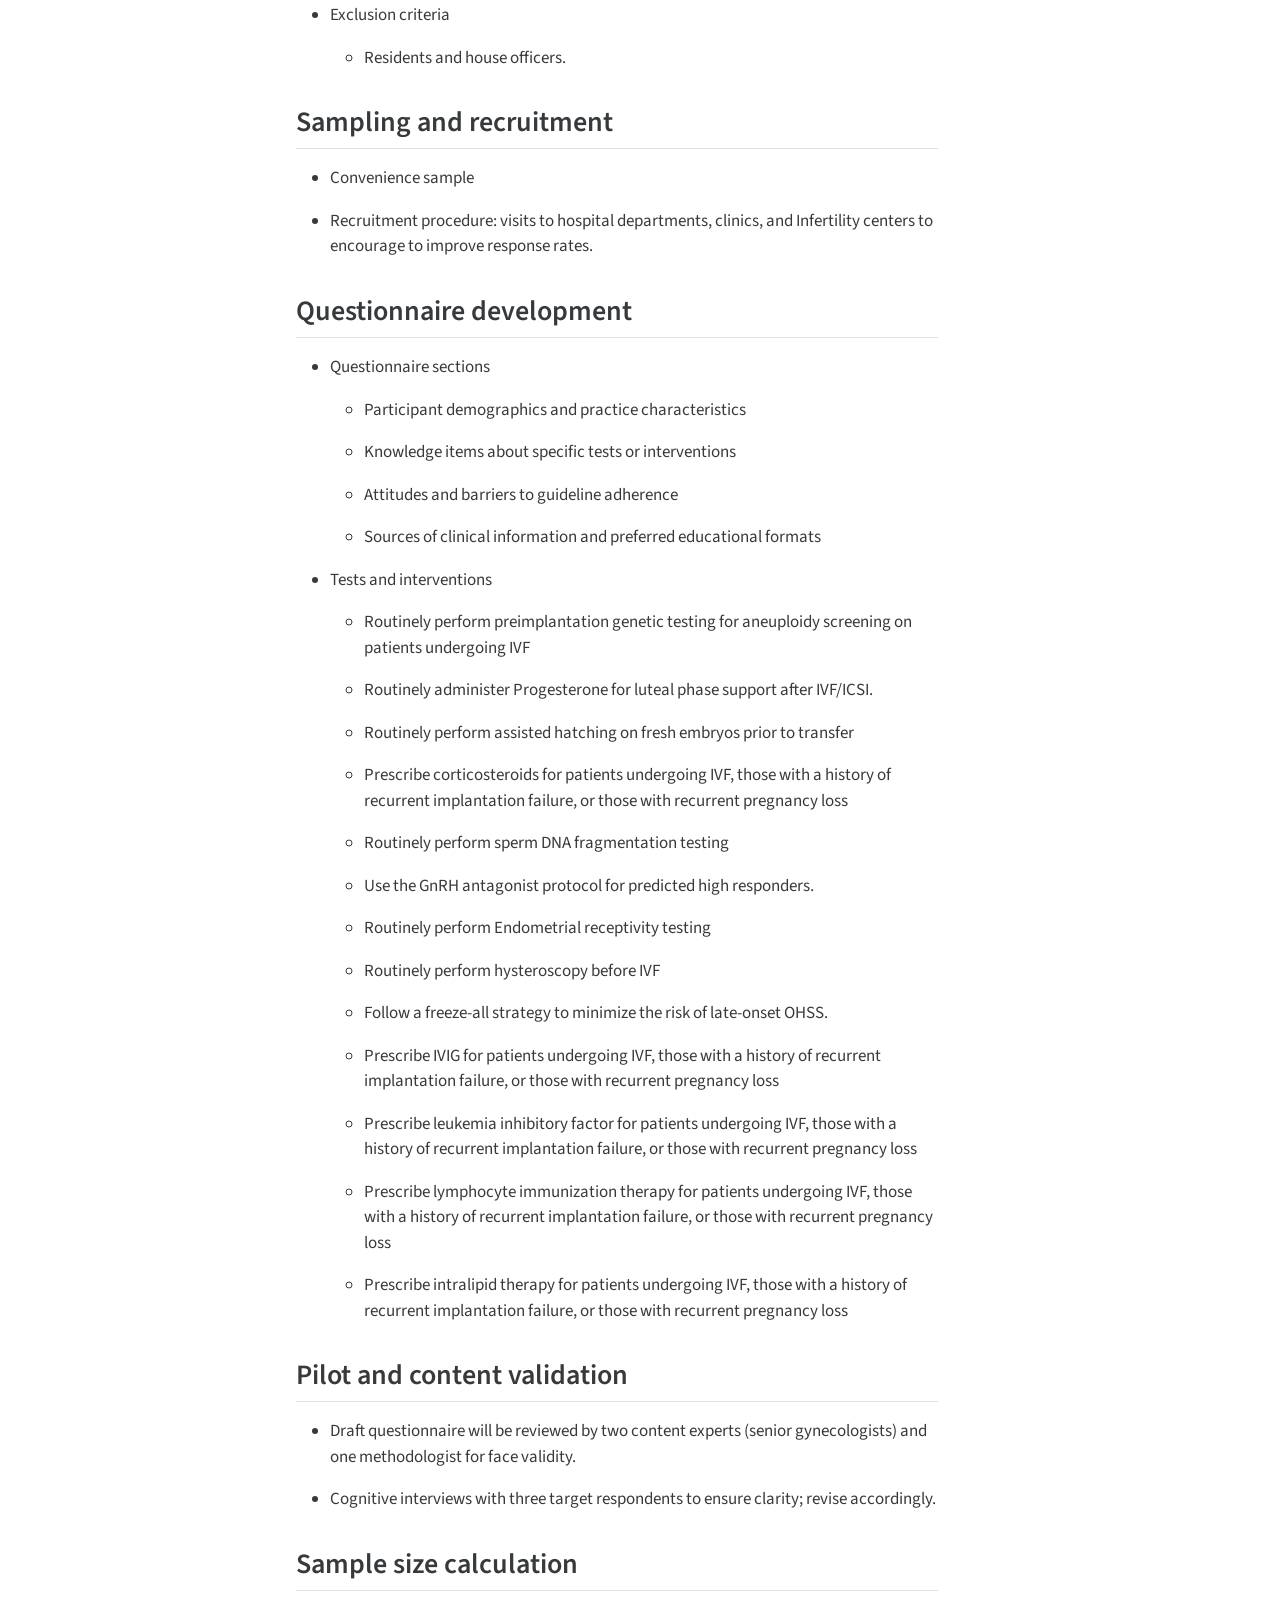
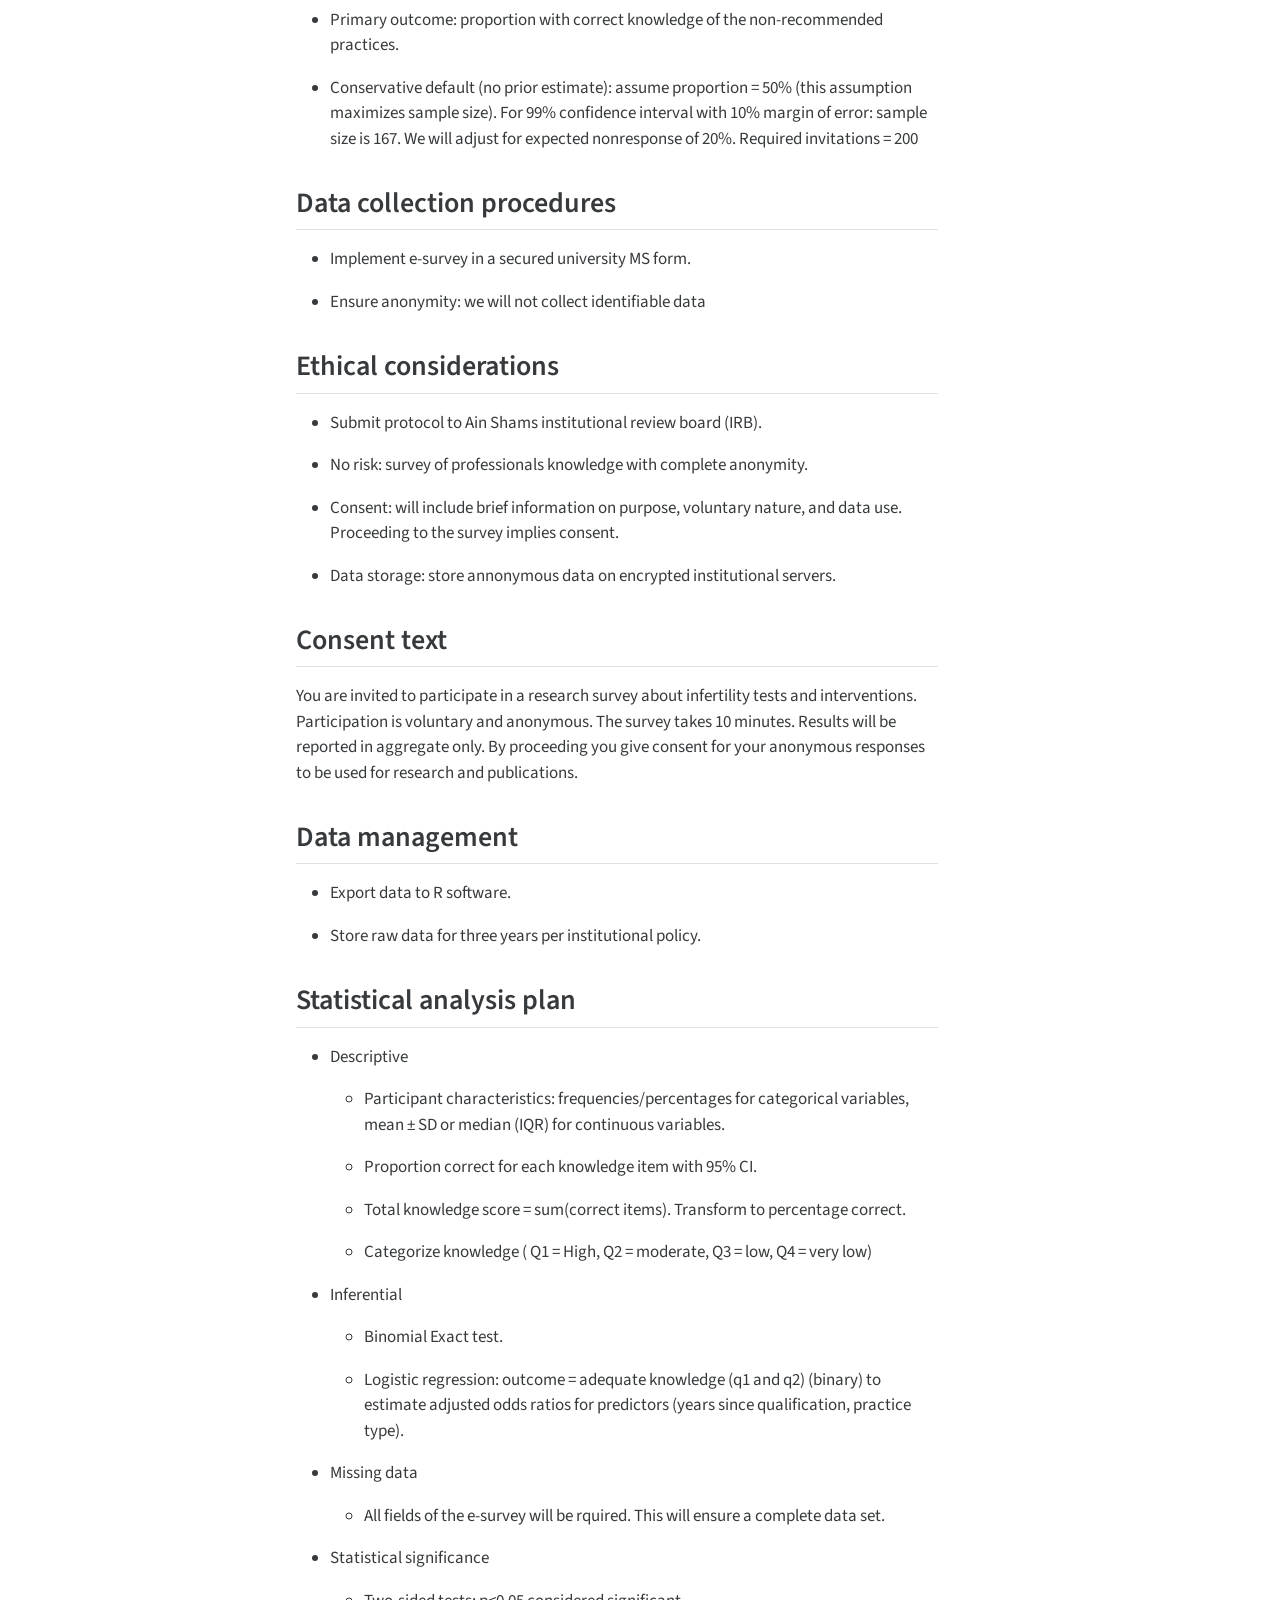
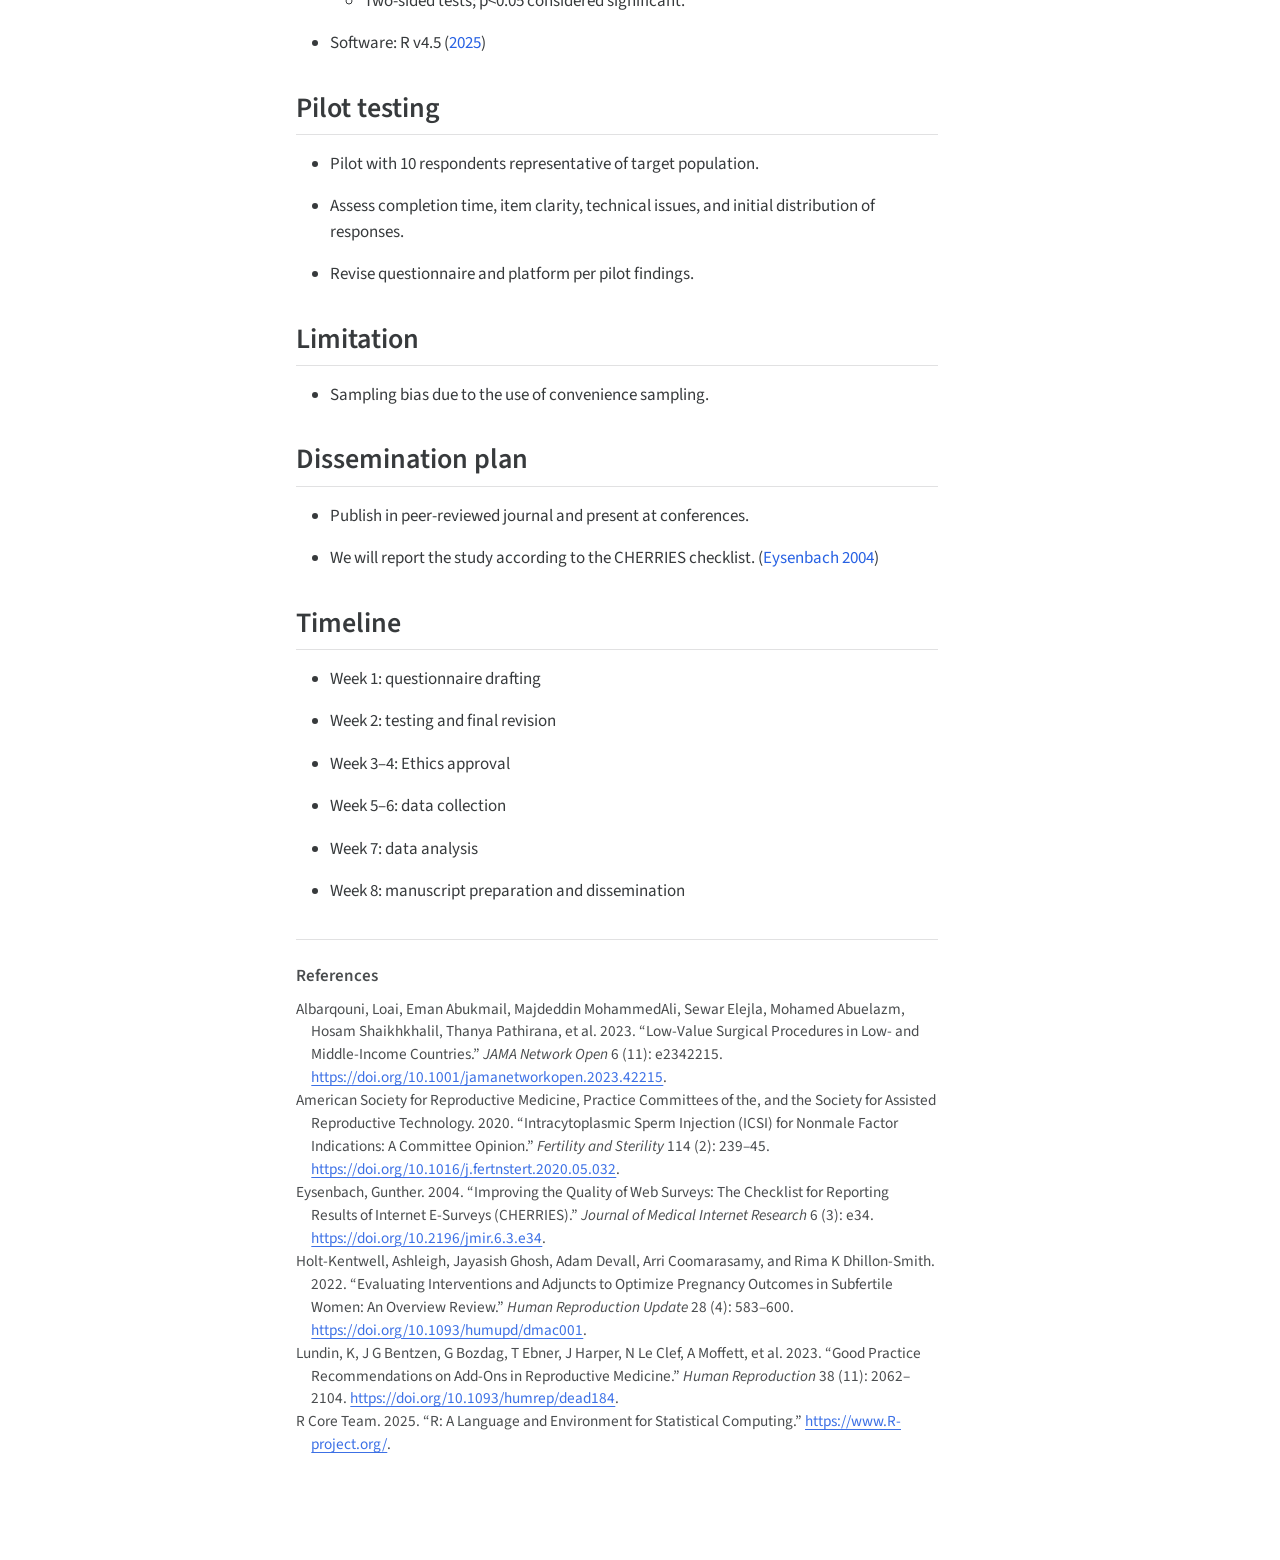
<file: docs/index.html>
<!DOCTYPE html>
<html xmlns="http://www.w3.org/1999/xhtml" lang="en" xml:lang="en"><head>

<meta charset="utf-8">
<meta name="generator" content="quarto-1.8.27">

<meta name="viewport" content="width=device-width, initial-scale=1.0, user-scalable=yes">


<title>Gynecologists’ Knowledge of Non-Recommended Infertility Practices: protocol of a cross-sectional e-survey</title>
<style>
code{white-space: pre-wrap;}
span.smallcaps{font-variant: small-caps;}
div.columns{display: flex; gap: min(4vw, 1.5em);}
div.column{flex: auto; overflow-x: auto;}
div.hanging-indent{margin-left: 1.5em; text-indent: -1.5em;}
ul.task-list{list-style: none;}
ul.task-list li input[type="checkbox"] {
  width: 0.8em;
  margin: 0 0.8em 0.2em -1em; /* quarto-specific, see https://github.com/quarto-dev/quarto-cli/issues/4556 */ 
  vertical-align: middle;
}
/* CSS for citations */
div.csl-bib-body { }
div.csl-entry {
  clear: both;
  margin-bottom: 0em;
}
.hanging-indent div.csl-entry {
  margin-left:2em;
  text-indent:-2em;
}
div.csl-left-margin {
  min-width:2em;
  float:left;
}
div.csl-right-inline {
  margin-left:2em;
  padding-left:1em;
}
div.csl-indent {
  margin-left: 2em;
}</style>


<script src="site_libs/clipboard/clipboard.min.js"></script>
<script src="site_libs/quarto-html/quarto.js" type="module"></script>
<script src="site_libs/quarto-html/tabsets/tabsets.js" type="module"></script>
<script src="site_libs/quarto-html/axe/axe-check.js" type="module"></script>
<script src="site_libs/quarto-html/popper.min.js"></script>
<script src="site_libs/quarto-html/tippy.umd.min.js"></script>
<script src="site_libs/quarto-html/anchor.min.js"></script>
<link href="site_libs/quarto-html/tippy.css" rel="stylesheet">
<link href="site_libs/quarto-html/quarto-syntax-highlighting-ed96de9b727972fe78a7b5d16c58bf87.css" rel="stylesheet" id="quarto-text-highlighting-styles">
<script src="site_libs/bootstrap/bootstrap.min.js"></script>
<link href="site_libs/bootstrap/bootstrap-icons.css" rel="stylesheet">
<link href="site_libs/bootstrap/bootstrap-8e1feb3355eee4597ecdcebab6376cce.min.css" rel="stylesheet" append-hash="true" id="quarto-bootstrap" data-mode="light">
<script async="" src="https://hypothes.is/embed.js"></script>
<script>
  window.document.addEventListener("DOMContentLoaded", function (_event) {
    document.body.classList.add('hypothesis-enabled');
  });
</script>


<meta name="citation_title" content="Gynecologists’ Knowledge of Non-Recommended Infertility Practices: protocol of a cross-sectional e-survey ">
<meta name="citation_language" content="en">
<meta name="citation_reference" content="citation_title=Literate programming;,citation_author=Donald E. Knuth;,citation_publication_date=1984-05;,citation_cover_date=1984-05;,citation_year=1984;,citation_fulltext_html_url=https://doi.org/10.1093/comjnl/27.2.97;,citation_issue=2;,citation_doi=10.1093/comjnl/27.2.97;,citation_issn=0010-4620;,citation_volume=27;,citation_journal_title=Comput. J.;,citation_publisher=Oxford University Press, Inc.;">
<meta name="citation_reference" content="citation_title=R: A language and environment for statistical computing;,citation_author=R Core Team undefined;,citation_publication_date=2025;,citation_cover_date=2025;,citation_year=2025;,citation_fulltext_html_url=https://www.R-project.org/;">
<meta name="citation_reference" content="citation_title=Good practice recommendations on add-ons in reproductive medicine;,citation_author=K Lundin;,citation_author=J G Bentzen;,citation_author=G Bozdag;,citation_author=T Ebner;,citation_author=J Harper;,citation_author=N Le Clef;,citation_author=A Moffett;,citation_author=S Norcross;,citation_author=N P Polyzos;,citation_author=S Rautakallio-Hokkanen;,citation_author=I Sfontouris;,citation_author=K Sermon;,citation_author=N Vermeulen;,citation_author=A Pinborg;,citation_publication_date=2023-09-25;,citation_cover_date=2023-09-25;,citation_year=2023;,citation_fulltext_html_url=http://dx.doi.org/10.1093/humrep/dead184;,citation_issue=11;,citation_doi=10.1093/humrep/dead184;,citation_volume=38;,citation_language=en;,citation_journal_title=Human Reproduction;">
<meta name="citation_reference" content="citation_title=Intracytoplasmic sperm injection (ICSI) for nonmale factor indications: a committee opinion;,citation_author=Practice Committees American Society for Reproductive Medicine;,citation_author=undefined Society for Assisted Reproductive Technology;,citation_publication_date=2020-08;,citation_cover_date=2020-08;,citation_year=2020;,citation_fulltext_html_url=http://dx.doi.org/10.1016/j.fertnstert.2020.05.032;,citation_issue=2;,citation_doi=10.1016/j.fertnstert.2020.05.032;,citation_volume=114;,citation_language=en;,citation_journal_title=Fertility and Sterility;">
<meta name="citation_reference" content="citation_title=Improving the Quality of Web Surveys: The Checklist for Reporting Results of Internet E-Surveys (CHERRIES);,citation_author=Gunther Eysenbach;,citation_publication_date=2004-09-29;,citation_cover_date=2004-09-29;,citation_year=2004;,citation_fulltext_html_url=http://dx.doi.org/10.2196/jmir.6.3.e34;,citation_issue=3;,citation_doi=10.2196/jmir.6.3.e34;,citation_volume=6;,citation_language=en;,citation_journal_title=Journal of Medical Internet Research;">
<meta name="citation_reference" content="citation_title=Low-Value Surgical Procedures in Low- and Middle-Income Countries;,citation_author=Loai Albarqouni;,citation_author=Eman Abukmail;,citation_author=Majdeddin MohammedAli;,citation_author=Sewar Elejla;,citation_author=Mohamed Abuelazm;,citation_author=Hosam Shaikhkhalil;,citation_author=Thanya Pathirana;,citation_author=Sujeewa Palagama;,citation_author=Emmanuel Effa;,citation_author=Eleanor Ochodo;,citation_author=Eulade Rugengamanzi;,citation_author=Yousef AlSabaa;,citation_author=Ale Ingabire;,citation_author=Francis Riwa;,citation_author=Burhan Goraya;,citation_author=Mina Bakhit;,citation_author=Justin Clark;,citation_author=Morteza Arab-Zozani;,citation_author=Suzanna Alves da Silva;,citation_author=C. S. Pramesh;,citation_author=Verna Vanderpuye;,citation_author=Eddy Lang;,citation_author=Deborah Korenstein;,citation_author=Karen Born;,citation_author=Stephen Tabiri;,citation_author=Adesoji Ademuyiwa;,citation_author=Ashraf Nabhan;,citation_author=Ray Moynihan;,citation_publication_date=2023-11-07;,citation_cover_date=2023-11-07;,citation_year=2023;,citation_fulltext_html_url=http://dx.doi.org/10.1001/jamanetworkopen.2023.42215;,citation_issue=11;,citation_doi=10.1001/jamanetworkopen.2023.42215;,citation_volume=6;,citation_language=en;,citation_journal_title=JAMA Network Open;">
<meta name="citation_reference" content="citation_title=Evaluating interventions and adjuncts to optimize pregnancy outcomes in subfertile women: an overview review;,citation_author=Ashleigh Holt-Kentwell;,citation_author=Jayasish Ghosh;,citation_author=Adam Devall;,citation_author=Arri Coomarasamy;,citation_author=Rima K Dhillon-Smith;,citation_publication_date=2022-02-08;,citation_cover_date=2022-02-08;,citation_year=2022;,citation_fulltext_html_url=http://dx.doi.org/10.1093/humupd/dmac001;,citation_issue=4;,citation_doi=10.1093/humupd/dmac001;,citation_volume=28;,citation_language=en;,citation_journal_title=Human Reproduction Update;">
</head>

<body class="quarto-light">

<header id="title-block-header" class="quarto-title-block default toc-left page-columns page-full">
  <div class="quarto-title-banner page-columns page-full">
    <div class="quarto-title column-body">
      <h1 class="title">Gynecologists’ Knowledge of Non-Recommended Infertility Practices: protocol of a cross-sectional e-survey</h1>
          </div>

    
    <div class="quarto-title-meta-container">
      <div class="quarto-title-meta-column-start">
        
        <div class="quarto-title-meta">

                
          
                
              </div>
      </div>
      <div class="quarto-title-meta-column-end quarto-other-formats-target">
      <div class="quarto-alternate-formats"><div class="quarto-title-meta-heading">Other Formats</div><div class="quarto-title-meta-contents"><p><a href="index.docx"><i class="bi bi-file-word"></i>MS Word</a></p></div><div class="quarto-title-meta-contents"><p><a href="index.pdf"><i class="bi bi-file-pdf"></i>PDF</a></p></div></div></div>
    </div>



    <div class="quarto-other-links-text-target">
    </div>  </div>
</header><div id="quarto-content" class="page-columns page-rows-contents page-layout-article toc-left">
<div id="quarto-sidebar-toc-left" class="sidebar toc-left">
  <nav id="TOC" role="doc-toc" class="toc-active">
    <h2 id="toc-title">Table of contents</h2>
   
  <ul>
  <li><a href="#study-protocol" id="toc-study-protocol" class="nav-link active" data-scroll-target="#study-protocol">Study Protocol</a>
  <ul class="collapse">
  <li><a href="#background-and-rationale" id="toc-background-and-rationale" class="nav-link" data-scroll-target="#background-and-rationale">Background and rationale</a></li>
  <li><a href="#objectives" id="toc-objectives" class="nav-link" data-scroll-target="#objectives">Objectives</a></li>
  <li><a href="#study-design" id="toc-study-design" class="nav-link" data-scroll-target="#study-design">Study design</a></li>
  <li><a href="#eligibility-criteria" id="toc-eligibility-criteria" class="nav-link" data-scroll-target="#eligibility-criteria">Eligibility criteria</a></li>
  <li><a href="#sampling-and-recruitment" id="toc-sampling-and-recruitment" class="nav-link" data-scroll-target="#sampling-and-recruitment">Sampling and recruitment</a></li>
  <li><a href="#questionnaire-development" id="toc-questionnaire-development" class="nav-link" data-scroll-target="#questionnaire-development">Questionnaire development</a></li>
  <li><a href="#pilot-and-content-validation" id="toc-pilot-and-content-validation" class="nav-link" data-scroll-target="#pilot-and-content-validation">Pilot and content validation</a></li>
  <li><a href="#sample-size-calculation" id="toc-sample-size-calculation" class="nav-link" data-scroll-target="#sample-size-calculation">Sample size calculation</a></li>
  <li><a href="#data-collection-procedures" id="toc-data-collection-procedures" class="nav-link" data-scroll-target="#data-collection-procedures">Data collection procedures</a></li>
  <li><a href="#ethical-considerations" id="toc-ethical-considerations" class="nav-link" data-scroll-target="#ethical-considerations">Ethical considerations</a></li>
  <li><a href="#consent-text" id="toc-consent-text" class="nav-link" data-scroll-target="#consent-text">Consent text</a></li>
  <li><a href="#data-management" id="toc-data-management" class="nav-link" data-scroll-target="#data-management">Data management</a></li>
  <li><a href="#statistical-analysis-plan" id="toc-statistical-analysis-plan" class="nav-link" data-scroll-target="#statistical-analysis-plan">Statistical analysis plan</a></li>
  <li><a href="#pilot-testing" id="toc-pilot-testing" class="nav-link" data-scroll-target="#pilot-testing">Pilot testing</a></li>
  <li><a href="#limitation" id="toc-limitation" class="nav-link" data-scroll-target="#limitation">Limitation</a></li>
  <li><a href="#dissemination-plan" id="toc-dissemination-plan" class="nav-link" data-scroll-target="#dissemination-plan">Dissemination plan</a></li>
  <li><a href="#timeline" id="toc-timeline" class="nav-link" data-scroll-target="#timeline">Timeline</a></li>
  </ul></li>
  <li><a href="#references" id="toc-references" class="nav-link" data-scroll-target="#references">References</a></li>
  </ul>
</nav>
</div>
<div id="quarto-margin-sidebar" class="sidebar margin-sidebar zindex-bottom">
</div>
<main class="content quarto-banner-title-block" id="quarto-document-content">



  


<section id="study-protocol" class="level1">
<h1>Study Protocol</h1>
<section id="background-and-rationale" class="level2">
<h2 class="anchored" data-anchor-id="background-and-rationale">Background and rationale</h2>
<p>Management of subfertile couples, including IVF/ICSI, involves a spectrum of diagnostic tests and therapeutic interventions. These pre-treatment evaluation and interventions usually require complex, resource-intensive procedures. <span class="citation" data-cites="holt-kentwell2022">(<a href="#ref-holt-kentwell2022" role="doc-biblioref">Holt-Kentwell et al. 2022</a>)</span></p>
<p>Inadequate knowledge of the best available research evidence can lead to unnecessary procedures, patient distress, increased healthcare costs, and possible avoidable complications. This can have negative repercussions on healthcare quality and equity, particularly in Low and Middle Income Countries <span class="citation" data-cites="albarqouni2023">(<a href="#ref-albarqouni2023" role="doc-biblioref">Albarqouni et al. 2023</a>)</span></p>
<p>Several tests and interventions used in the course of management of &nbsp;infertility are discouraged by several international evidence-based guidelines issued by professional association such as ESHRE and ASRM. <span class="citation" data-cites="goodpra2023 intracyt2020">(<a href="#ref-goodpra2023" role="doc-biblioref">Lundin et al. 2023</a>; <a href="#ref-intracyt2020" role="doc-biblioref">American Society for Reproductive Medicine and Society for Assisted Reproductive Technology 2020</a>)</span></p>
<p>Assessing gynecologists’ knowledge of such practices helps design targeted de-implementation strategies and continuing medical education.</p>
</section>
<section id="objectives" class="level2">
<h2 class="anchored" data-anchor-id="objectives">Objectives</h2>
<ul>
<li><p>Primary objective: estimate the proportion of practicing gynecologists who correctly identify that a given test or intervention is <strong>not</strong> recommended by evidence-based guidelines.</p></li>
<li><p>Secondary objectives</p>
<ul>
<li><p>Identify physician characteristics associated with adequate knowledge.</p></li>
<li><p>Identify perceived barriers to guideline adherence</p></li>
<li><p>Identify preferred educational formats.</p></li>
</ul></li>
</ul>
</section>
<section id="study-design" class="level2">
<h2 class="anchored" data-anchor-id="study-design">Study design</h2>
<p>Observational,&nbsp;cross-sectional&nbsp;survey using an&nbsp;anonymous&nbsp;and open e-survey. The web-based form will be distributed in December 2025 using the secured university MS forms.</p>
</section>
<section id="eligibility-criteria" class="level2">
<h2 class="anchored" data-anchor-id="eligibility-criteria">Eligibility criteria</h2>
<ul>
<li><p>Inclusion criteria</p>
<ul>
<li><p>Medical doctors currently practicing as gynecologists in clinical practice in Egypt.</p></li>
<li><p>Agree to participate (implied consent by survey completion).</p></li>
</ul></li>
<li><p>Exclusion criteria</p>
<ul>
<li>Residents and house officers.</li>
</ul></li>
</ul>
</section>
<section id="sampling-and-recruitment" class="level2">
<h2 class="anchored" data-anchor-id="sampling-and-recruitment">Sampling and recruitment</h2>
<ul>
<li><p>Convenience sample</p></li>
<li><p>Recruitment procedure: visits to hospital departments, clinics, and Infertility centers to encourage to improve response rates.</p></li>
</ul>
</section>
<section id="questionnaire-development" class="level2">
<h2 class="anchored" data-anchor-id="questionnaire-development">Questionnaire development</h2>
<ul>
<li><p>Questionnaire sections</p>
<ul>
<li><p>Participant demographics and practice characteristics</p></li>
<li><p>Knowledge items about specific tests or interventions</p></li>
<li><p>Attitudes and barriers to guideline adherence</p></li>
<li><p>Sources of clinical information and preferred educational formats</p></li>
</ul></li>
<li><p>Tests and interventions</p>
<ul>
<li><p>Routinely perform preimplantation genetic testing for aneuploidy screening on patients undergoing IVF</p></li>
<li><p>Routinely administer Progesterone for luteal phase support after IVF/ICSI.</p></li>
<li><p>Routinely perform assisted hatching on fresh embryos prior to transfer</p></li>
<li><p>Prescribe corticosteroids for patients undergoing IVF, those with a history of recurrent implantation failure, or those with recurrent pregnancy loss</p></li>
<li><p>Routinely perform sperm DNA fragmentation testing</p></li>
<li><p>Use the GnRH antagonist protocol for predicted high responders.</p></li>
<li><p>Routinely perform Endometrial receptivity testing</p></li>
<li><p>Routinely perform hysteroscopy before IVF</p></li>
<li><p>Follow a freeze-all strategy to minimize the risk of late-onset OHSS.</p></li>
<li><p>Prescribe IVIG for patients undergoing IVF, those with a history of recurrent implantation failure, or those with recurrent pregnancy loss</p></li>
<li><p>Prescribe leukemia inhibitory factor for patients undergoing IVF, those with a history of recurrent implantation failure, or those with recurrent pregnancy loss</p></li>
<li><p>Prescribe lymphocyte immunization therapy for patients undergoing IVF, those with a history of recurrent implantation failure, or those with recurrent pregnancy loss</p></li>
<li><p>Prescribe intralipid therapy for patients undergoing IVF, those with a history of recurrent implantation failure, or those with recurrent pregnancy loss</p></li>
</ul></li>
</ul>
</section>
<section id="pilot-and-content-validation" class="level2">
<h2 class="anchored" data-anchor-id="pilot-and-content-validation">Pilot and content validation</h2>
<ul>
<li><p>Draft questionnaire will be reviewed by two content experts (senior gynecologists) and one methodologist for face validity.</p></li>
<li><p>Cognitive interviews with three target respondents to ensure clarity; revise accordingly.</p></li>
</ul>
</section>
<section id="sample-size-calculation" class="level2">
<h2 class="anchored" data-anchor-id="sample-size-calculation">Sample size calculation</h2>
<ul>
<li><p>Primary outcome: proportion with correct knowledge of the non-recommended practices.</p></li>
<li><p>Conservative default (no prior estimate): assume proportion = 50% (this assumption maximizes sample size). For 99% confidence interval with 10% margin of error: sample size is 167. We will adjust for expected nonresponse of 20%. Required invitations = 200</p></li>
</ul>
</section>
<section id="data-collection-procedures" class="level2">
<h2 class="anchored" data-anchor-id="data-collection-procedures">Data collection procedures</h2>
<ul>
<li><p>Implement e-survey in a secured university MS form.</p></li>
<li><p>Ensure anonymity: we will not collect identifiable data</p></li>
</ul>
</section>
<section id="ethical-considerations" class="level2">
<h2 class="anchored" data-anchor-id="ethical-considerations">Ethical considerations</h2>
<ul>
<li><p>Submit protocol to Ain Shams institutional review board (IRB).</p></li>
<li><p>No risk: survey of professionals knowledge with complete anonymity.</p></li>
<li><p>Consent: will include brief information on purpose, voluntary nature, and data use. Proceeding to the survey implies consent.</p></li>
<li><p>Data storage: store annonymous data on encrypted institutional servers.</p></li>
</ul>
</section>
<section id="consent-text" class="level2">
<h2 class="anchored" data-anchor-id="consent-text">Consent text</h2>
<p>You are invited to participate in a research survey about infertility tests and interventions. Participation is voluntary and anonymous. The survey takes 10 minutes. Results will be reported in aggregate only. By proceeding you give consent for your anonymous responses to be used for research and publications.</p>
</section>
<section id="data-management" class="level2">
<h2 class="anchored" data-anchor-id="data-management">Data management</h2>
<ul>
<li><p>Export data to R software.</p></li>
<li><p>Store raw data for three years per institutional policy.</p></li>
</ul>
</section>
<section id="statistical-analysis-plan" class="level2">
<h2 class="anchored" data-anchor-id="statistical-analysis-plan">Statistical analysis plan</h2>
<ul>
<li><p>Descriptive</p>
<ul>
<li><p>Participant characteristics: frequencies/percentages for categorical variables, mean ± SD or median (IQR) for continuous variables.</p></li>
<li><p>Proportion correct for each knowledge item with 95% CI.</p></li>
<li><p>Total knowledge score = sum(correct items). Transform to percentage correct.</p></li>
<li><p>Categorize knowledge ( Q1 = High, Q2 = moderate, Q3 = low, Q4 = very low)</p></li>
</ul></li>
<li><p>Inferential</p>
<ul>
<li><p>Binomial Exact test.</p></li>
<li><p>Logistic regression: outcome = adequate knowledge (q1 and q2) (binary) to estimate adjusted odds ratios for predictors (years since qualification, practice type).</p></li>
</ul></li>
<li><p>Missing data</p>
<ul>
<li>All fields of the e-survey will be rquired. This will ensure a complete data set.</li>
</ul></li>
<li><p>Statistical significance</p>
<ul>
<li>Two-sided tests; p&lt;0.05 considered significant.</li>
</ul></li>
<li><p>Software: R v4.5 <span class="citation" data-cites="base">(<a href="#ref-base" role="doc-biblioref">2025</a>)</span></p></li>
</ul>
</section>
<section id="pilot-testing" class="level2">
<h2 class="anchored" data-anchor-id="pilot-testing">Pilot testing</h2>
<ul>
<li><p>Pilot with 10 respondents representative of target population.</p></li>
<li><p>Assess completion time, item clarity, technical issues, and initial distribution of responses.</p></li>
<li><p>Revise questionnaire and platform per pilot findings.</p></li>
</ul>
</section>
<section id="limitation" class="level2">
<h2 class="anchored" data-anchor-id="limitation">Limitation</h2>
<ul>
<li>Sampling bias due to the use of convenience sampling.</li>
</ul>
</section>
<section id="dissemination-plan" class="level2">
<h2 class="anchored" data-anchor-id="dissemination-plan">Dissemination plan</h2>
<ul>
<li><p>Publish in peer-reviewed journal and present at conferences.</p></li>
<li><p>We will report the study according to the CHERRIES checklist. <span class="citation" data-cites="Eysenbach2004">(<a href="#ref-Eysenbach2004" role="doc-biblioref">Eysenbach 2004</a>)</span></p></li>
</ul>
</section>
<section id="timeline" class="level2">
<h2 class="anchored" data-anchor-id="timeline">Timeline</h2>
<ul>
<li><p>Week 1: questionnaire drafting</p></li>
<li><p>Week 2: testing and final revision</p></li>
<li><p>Week 3–4: Ethics approval</p></li>
<li><p>Week 5–6: data collection</p></li>
<li><p>Week 7: data analysis</p></li>
<li><p>Week 8: manuscript preparation and dissemination</p></li>
</ul>
</section>
</section>
<section id="references" class="level1 unnumbered">


</section>

<div id="quarto-appendix" class="default"><section class="quarto-appendix-contents" role="doc-bibliography" id="quarto-bibliography"><h2 class="anchored quarto-appendix-heading">References</h2><div id="refs" class="references csl-bib-body hanging-indent" data-entry-spacing="0" role="list">
<div id="ref-albarqouni2023" class="csl-entry" role="listitem">
Albarqouni, Loai, Eman Abukmail, Majdeddin MohammedAli, Sewar Elejla, Mohamed Abuelazm, Hosam Shaikhkhalil, Thanya Pathirana, et al. 2023. <span>“Low-Value Surgical Procedures in Low- and Middle-Income Countries.”</span> <em>JAMA Network Open</em> 6 (11): e2342215. <a href="https://doi.org/10.1001/jamanetworkopen.2023.42215">https://doi.org/10.1001/jamanetworkopen.2023.42215</a>.
</div>
<div id="ref-intracyt2020" class="csl-entry" role="listitem">
American Society for Reproductive Medicine, Practice Committees of the, and the Society for Assisted Reproductive Technology. 2020. <span>“Intracytoplasmic Sperm Injection (ICSI) for Non<span></span>male Factor Indications: A Committee Opinion.”</span> <em>Fertility and Sterility</em> 114 (2): 239–45. <a href="https://doi.org/10.1016/j.fertnstert.2020.05.032">https://doi.org/10.1016/j.fertnstert.2020.05.032</a>.
</div>
<div id="ref-Eysenbach2004" class="csl-entry" role="listitem">
Eysenbach, Gunther. 2004. <span>“Improving the Quality of Web Surveys: The Checklist for Reporting Results of Internet E-Surveys (CHERRIES).”</span> <em>Journal of Medical Internet Research</em> 6 (3): e34. <a href="https://doi.org/10.2196/jmir.6.3.e34">https://doi.org/10.2196/jmir.6.3.e34</a>.
</div>
<div id="ref-holt-kentwell2022" class="csl-entry" role="listitem">
Holt-Kentwell, Ashleigh, Jayasish Ghosh, Adam Devall, Arri Coomarasamy, and Rima K Dhillon-Smith. 2022. <span>“Evaluating Interventions and Adjuncts to Optimize Pregnancy Outcomes in Subfertile Women: An Overview Review.”</span> <em>Human Reproduction Update</em> 28 (4): 583–600. <a href="https://doi.org/10.1093/humupd/dmac001">https://doi.org/10.1093/humupd/dmac001</a>.
</div>
<div id="ref-goodpra2023" class="csl-entry" role="listitem">
Lundin, K, J G Bentzen, G Bozdag, T Ebner, J Harper, N Le Clef, A Moffett, et al. 2023. <span>“Good Practice Recommendations on Add-Ons in Reproductive Medicine.”</span> <em>Human Reproduction</em> 38 (11): 2062–2104. <a href="https://doi.org/10.1093/humrep/dead184">https://doi.org/10.1093/humrep/dead184</a>.
</div>
<div id="ref-base" class="csl-entry" role="listitem">
R Core Team. 2025. <span>“R: A Language and Environment for Statistical Computing.”</span> <a href="https://www.R-project.org/">https://www.R-project.org/</a>.
</div>
</div></section></div></main>
<!-- /main column -->
<script id="quarto-html-after-body" type="application/javascript">
  window.document.addEventListener("DOMContentLoaded", function (event) {
    const icon = "";
    const anchorJS = new window.AnchorJS();
    anchorJS.options = {
      placement: 'right',
      icon: icon
    };
    anchorJS.add('.anchored');
    const isCodeAnnotation = (el) => {
      for (const clz of el.classList) {
        if (clz.startsWith('code-annotation-')) {                     
          return true;
        }
      }
      return false;
    }
    const onCopySuccess = function(e) {
      // button target
      const button = e.trigger;
      // don't keep focus
      button.blur();
      // flash "checked"
      button.classList.add('code-copy-button-checked');
      var currentTitle = button.getAttribute("title");
      button.setAttribute("title", "Copied!");
      let tooltip;
      if (window.bootstrap) {
        button.setAttribute("data-bs-toggle", "tooltip");
        button.setAttribute("data-bs-placement", "left");
        button.setAttribute("data-bs-title", "Copied!");
        tooltip = new bootstrap.Tooltip(button, 
          { trigger: "manual", 
            customClass: "code-copy-button-tooltip",
            offset: [0, -8]});
        tooltip.show();    
      }
      setTimeout(function() {
        if (tooltip) {
          tooltip.hide();
          button.removeAttribute("data-bs-title");
          button.removeAttribute("data-bs-toggle");
          button.removeAttribute("data-bs-placement");
        }
        button.setAttribute("title", currentTitle);
        button.classList.remove('code-copy-button-checked');
      }, 1000);
      // clear code selection
      e.clearSelection();
    }
    const getTextToCopy = function(trigger) {
      const outerScaffold = trigger.parentElement.cloneNode(true);
      const codeEl = outerScaffold.querySelector('code');
      for (const childEl of codeEl.children) {
        if (isCodeAnnotation(childEl)) {
          childEl.remove();
        }
      }
      return codeEl.innerText;
    }
    const clipboard = new window.ClipboardJS('.code-copy-button:not([data-in-quarto-modal])', {
      text: getTextToCopy
    });
    clipboard.on('success', onCopySuccess);
    if (window.document.getElementById('quarto-embedded-source-code-modal')) {
      const clipboardModal = new window.ClipboardJS('.code-copy-button[data-in-quarto-modal]', {
        text: getTextToCopy,
        container: window.document.getElementById('quarto-embedded-source-code-modal')
      });
      clipboardModal.on('success', onCopySuccess);
    }
      var localhostRegex = new RegExp(/^(?:http|https):\/\/localhost\:?[0-9]*\//);
      var mailtoRegex = new RegExp(/^mailto:/);
        var filterRegex = new RegExp('/' + window.location.host + '/');
      var isInternal = (href) => {
          return filterRegex.test(href) || localhostRegex.test(href) || mailtoRegex.test(href);
      }
      // Inspect non-navigation links and adorn them if external
     var links = window.document.querySelectorAll('a[href]:not(.nav-link):not(.navbar-brand):not(.toc-action):not(.sidebar-link):not(.sidebar-item-toggle):not(.pagination-link):not(.no-external):not([aria-hidden]):not(.dropdown-item):not(.quarto-navigation-tool):not(.about-link)');
      for (var i=0; i<links.length; i++) {
        const link = links[i];
        if (!isInternal(link.href)) {
          // undo the damage that might have been done by quarto-nav.js in the case of
          // links that we want to consider external
          if (link.dataset.originalHref !== undefined) {
            link.href = link.dataset.originalHref;
          }
        }
      }
    function tippyHover(el, contentFn, onTriggerFn, onUntriggerFn) {
      const config = {
        allowHTML: true,
        maxWidth: 500,
        delay: 100,
        arrow: false,
        appendTo: function(el) {
            return el.parentElement;
        },
        interactive: true,
        interactiveBorder: 10,
        theme: 'quarto',
        placement: 'bottom-start',
      };
      if (contentFn) {
        config.content = contentFn;
      }
      if (onTriggerFn) {
        config.onTrigger = onTriggerFn;
      }
      if (onUntriggerFn) {
        config.onUntrigger = onUntriggerFn;
      }
      window.tippy(el, config); 
    }
    const noterefs = window.document.querySelectorAll('a[role="doc-noteref"]');
    for (var i=0; i<noterefs.length; i++) {
      const ref = noterefs[i];
      tippyHover(ref, function() {
        // use id or data attribute instead here
        let href = ref.getAttribute('data-footnote-href') || ref.getAttribute('href');
        try { href = new URL(href).hash; } catch {}
        const id = href.replace(/^#\/?/, "");
        const note = window.document.getElementById(id);
        if (note) {
          return note.innerHTML;
        } else {
          return "";
        }
      });
    }
    const xrefs = window.document.querySelectorAll('a.quarto-xref');
    const processXRef = (id, note) => {
      // Strip column container classes
      const stripColumnClz = (el) => {
        el.classList.remove("page-full", "page-columns");
        if (el.children) {
          for (const child of el.children) {
            stripColumnClz(child);
          }
        }
      }
      stripColumnClz(note)
      if (id === null || id.startsWith('sec-')) {
        // Special case sections, only their first couple elements
        const container = document.createElement("div");
        if (note.children && note.children.length > 2) {
          container.appendChild(note.children[0].cloneNode(true));
          for (let i = 1; i < note.children.length; i++) {
            const child = note.children[i];
            if (child.tagName === "P" && child.innerText === "") {
              continue;
            } else {
              container.appendChild(child.cloneNode(true));
              break;
            }
          }
          if (window.Quarto?.typesetMath) {
            window.Quarto.typesetMath(container);
          }
          return container.innerHTML
        } else {
          if (window.Quarto?.typesetMath) {
            window.Quarto.typesetMath(note);
          }
          return note.innerHTML;
        }
      } else {
        // Remove any anchor links if they are present
        const anchorLink = note.querySelector('a.anchorjs-link');
        if (anchorLink) {
          anchorLink.remove();
        }
        if (window.Quarto?.typesetMath) {
          window.Quarto.typesetMath(note);
        }
        if (note.classList.contains("callout")) {
          return note.outerHTML;
        } else {
          return note.innerHTML;
        }
      }
    }
    for (var i=0; i<xrefs.length; i++) {
      const xref = xrefs[i];
      tippyHover(xref, undefined, function(instance) {
        instance.disable();
        let url = xref.getAttribute('href');
        let hash = undefined; 
        if (url.startsWith('#')) {
          hash = url;
        } else {
          try { hash = new URL(url).hash; } catch {}
        }
        if (hash) {
          const id = hash.replace(/^#\/?/, "");
          const note = window.document.getElementById(id);
          if (note !== null) {
            try {
              const html = processXRef(id, note.cloneNode(true));
              instance.setContent(html);
            } finally {
              instance.enable();
              instance.show();
            }
          } else {
            // See if we can fetch this
            fetch(url.split('#')[0])
            .then(res => res.text())
            .then(html => {
              const parser = new DOMParser();
              const htmlDoc = parser.parseFromString(html, "text/html");
              const note = htmlDoc.getElementById(id);
              if (note !== null) {
                const html = processXRef(id, note);
                instance.setContent(html);
              } 
            }).finally(() => {
              instance.enable();
              instance.show();
            });
          }
        } else {
          // See if we can fetch a full url (with no hash to target)
          // This is a special case and we should probably do some content thinning / targeting
          fetch(url)
          .then(res => res.text())
          .then(html => {
            const parser = new DOMParser();
            const htmlDoc = parser.parseFromString(html, "text/html");
            const note = htmlDoc.querySelector('main.content');
            if (note !== null) {
              // This should only happen for chapter cross references
              // (since there is no id in the URL)
              // remove the first header
              if (note.children.length > 0 && note.children[0].tagName === "HEADER") {
                note.children[0].remove();
              }
              const html = processXRef(null, note);
              instance.setContent(html);
            } 
          }).finally(() => {
            instance.enable();
            instance.show();
          });
        }
      }, function(instance) {
      });
    }
        let selectedAnnoteEl;
        const selectorForAnnotation = ( cell, annotation) => {
          let cellAttr = 'data-code-cell="' + cell + '"';
          let lineAttr = 'data-code-annotation="' +  annotation + '"';
          const selector = 'span[' + cellAttr + '][' + lineAttr + ']';
          return selector;
        }
        const selectCodeLines = (annoteEl) => {
          const doc = window.document;
          const targetCell = annoteEl.getAttribute("data-target-cell");
          const targetAnnotation = annoteEl.getAttribute("data-target-annotation");
          const annoteSpan = window.document.querySelector(selectorForAnnotation(targetCell, targetAnnotation));
          const lines = annoteSpan.getAttribute("data-code-lines").split(",");
          const lineIds = lines.map((line) => {
            return targetCell + "-" + line;
          })
          let top = null;
          let height = null;
          let parent = null;
          if (lineIds.length > 0) {
              //compute the position of the single el (top and bottom and make a div)
              const el = window.document.getElementById(lineIds[0]);
              top = el.offsetTop;
              height = el.offsetHeight;
              parent = el.parentElement.parentElement;
            if (lineIds.length > 1) {
              const lastEl = window.document.getElementById(lineIds[lineIds.length - 1]);
              const bottom = lastEl.offsetTop + lastEl.offsetHeight;
              height = bottom - top;
            }
            if (top !== null && height !== null && parent !== null) {
              // cook up a div (if necessary) and position it 
              let div = window.document.getElementById("code-annotation-line-highlight");
              if (div === null) {
                div = window.document.createElement("div");
                div.setAttribute("id", "code-annotation-line-highlight");
                div.style.position = 'absolute';
                parent.appendChild(div);
              }
              div.style.top = top - 2 + "px";
              div.style.height = height + 4 + "px";
              div.style.left = 0;
              let gutterDiv = window.document.getElementById("code-annotation-line-highlight-gutter");
              if (gutterDiv === null) {
                gutterDiv = window.document.createElement("div");
                gutterDiv.setAttribute("id", "code-annotation-line-highlight-gutter");
                gutterDiv.style.position = 'absolute';
                const codeCell = window.document.getElementById(targetCell);
                const gutter = codeCell.querySelector('.code-annotation-gutter');
                gutter.appendChild(gutterDiv);
              }
              gutterDiv.style.top = top - 2 + "px";
              gutterDiv.style.height = height + 4 + "px";
            }
            selectedAnnoteEl = annoteEl;
          }
        };
        const unselectCodeLines = () => {
          const elementsIds = ["code-annotation-line-highlight", "code-annotation-line-highlight-gutter"];
          elementsIds.forEach((elId) => {
            const div = window.document.getElementById(elId);
            if (div) {
              div.remove();
            }
          });
          selectedAnnoteEl = undefined;
        };
          // Handle positioning of the toggle
      window.addEventListener(
        "resize",
        throttle(() => {
          elRect = undefined;
          if (selectedAnnoteEl) {
            selectCodeLines(selectedAnnoteEl);
          }
        }, 10)
      );
      function throttle(fn, ms) {
      let throttle = false;
      let timer;
        return (...args) => {
          if(!throttle) { // first call gets through
              fn.apply(this, args);
              throttle = true;
          } else { // all the others get throttled
              if(timer) clearTimeout(timer); // cancel #2
              timer = setTimeout(() => {
                fn.apply(this, args);
                timer = throttle = false;
              }, ms);
          }
        };
      }
        // Attach click handler to the DT
        const annoteDls = window.document.querySelectorAll('dt[data-target-cell]');
        for (const annoteDlNode of annoteDls) {
          annoteDlNode.addEventListener('click', (event) => {
            const clickedEl = event.target;
            if (clickedEl !== selectedAnnoteEl) {
              unselectCodeLines();
              const activeEl = window.document.querySelector('dt[data-target-cell].code-annotation-active');
              if (activeEl) {
                activeEl.classList.remove('code-annotation-active');
              }
              selectCodeLines(clickedEl);
              clickedEl.classList.add('code-annotation-active');
            } else {
              // Unselect the line
              unselectCodeLines();
              clickedEl.classList.remove('code-annotation-active');
            }
          });
        }
    const findCites = (el) => {
      const parentEl = el.parentElement;
      if (parentEl) {
        const cites = parentEl.dataset.cites;
        if (cites) {
          return {
            el,
            cites: cites.split(' ')
          };
        } else {
          return findCites(el.parentElement)
        }
      } else {
        return undefined;
      }
    };
    var bibliorefs = window.document.querySelectorAll('a[role="doc-biblioref"]');
    for (var i=0; i<bibliorefs.length; i++) {
      const ref = bibliorefs[i];
      const citeInfo = findCites(ref);
      if (citeInfo) {
        tippyHover(citeInfo.el, function() {
          var popup = window.document.createElement('div');
          citeInfo.cites.forEach(function(cite) {
            var citeDiv = window.document.createElement('div');
            citeDiv.classList.add('hanging-indent');
            citeDiv.classList.add('csl-entry');
            var biblioDiv = window.document.getElementById('ref-' + cite);
            if (biblioDiv) {
              citeDiv.innerHTML = biblioDiv.innerHTML;
            }
            popup.appendChild(citeDiv);
          });
          return popup.innerHTML;
        });
      }
    }
  });
  </script>
</div> <!-- /content -->




</body></html>
</file>
<file: _manuscript/site_libs/quarto-html/tippy.css>
.tippy-box[data-animation=fade][data-state=hidden]{opacity:0}[data-tippy-root]{max-width:calc(100vw - 10px)}.tippy-box{position:relative;background-color:#333;color:#fff;border-radius:4px;font-size:14px;line-height:1.4;white-space:normal;outline:0;transition-property:transform,visibility,opacity}.tippy-box[data-placement^=top]>.tippy-arrow{bottom:0}.tippy-box[data-placement^=top]>.tippy-arrow:before{bottom:-7px;left:0;border-width:8px 8px 0;border-top-color:initial;transform-origin:center top}.tippy-box[data-placement^=bottom]>.tippy-arrow{top:0}.tippy-box[data-placement^=bottom]>.tippy-arrow:before{top:-7px;left:0;border-width:0 8px 8px;border-bottom-color:initial;transform-origin:center bottom}.tippy-box[data-placement^=left]>.tippy-arrow{right:0}.tippy-box[data-placement^=left]>.tippy-arrow:before{border-width:8px 0 8px 8px;border-left-color:initial;right:-7px;transform-origin:center left}.tippy-box[data-placement^=right]>.tippy-arrow{left:0}.tippy-box[data-placement^=right]>.tippy-arrow:before{left:-7px;border-width:8px 8px 8px 0;border-right-color:initial;transform-origin:center right}.tippy-box[data-inertia][data-state=visible]{transition-timing-function:cubic-bezier(.54,1.5,.38,1.11)}.tippy-arrow{width:16px;height:16px;color:#333}.tippy-arrow:before{content:"";position:absolute;border-color:transparent;border-style:solid}.tippy-content{position:relative;padding:5px 9px;z-index:1}
</file>
<file: _manuscript/site_libs/quarto-html/quarto-syntax-highlighting-7b89279ff1a6dce999919e0e67d4d9ec.css>
/* quarto syntax highlight colors */
:root {
  --quarto-hl-ot-color: #003B4F;
  --quarto-hl-at-color: #657422;
  --quarto-hl-ss-color: #20794D;
  --quarto-hl-an-color: #5E5E5E;
  --quarto-hl-fu-color: #4758AB;
  --quarto-hl-st-color: #20794D;
  --quarto-hl-cf-color: #003B4F;
  --quarto-hl-op-color: #5E5E5E;
  --quarto-hl-er-color: #AD0000;
  --quarto-hl-bn-color: #AD0000;
  --quarto-hl-al-color: #AD0000;
  --quarto-hl-va-color: #111111;
  --quarto-hl-bu-color: inherit;
  --quarto-hl-ex-color: inherit;
  --quarto-hl-pp-color: #AD0000;
  --quarto-hl-in-color: #5E5E5E;
  --quarto-hl-vs-color: #20794D;
  --quarto-hl-wa-color: #5E5E5E;
  --quarto-hl-do-color: #5E5E5E;
  --quarto-hl-im-color: #00769E;
  --quarto-hl-ch-color: #20794D;
  --quarto-hl-dt-color: #AD0000;
  --quarto-hl-fl-color: #AD0000;
  --quarto-hl-co-color: #5E5E5E;
  --quarto-hl-cv-color: #5E5E5E;
  --quarto-hl-cn-color: #8f5902;
  --quarto-hl-sc-color: #5E5E5E;
  --quarto-hl-dv-color: #AD0000;
  --quarto-hl-kw-color: #003B4F;
}

/* other quarto variables */
:root {
  --quarto-font-monospace: SFMono-Regular, Menlo, Monaco, Consolas, "Liberation Mono", "Courier New", monospace;
}

/* syntax highlight based on Pandoc's rules */
pre > code.sourceCode > span {
  color: #003B4F;
}

code.sourceCode > span {
  color: #003B4F;
}

div.sourceCode,
div.sourceCode pre.sourceCode {
  color: #003B4F;
}

/* Normal */
code span {
  color: #003B4F;
}

/* Alert */
code span.al {
  color: #AD0000;
  font-style: inherit;
}

/* Annotation */
code span.an {
  color: #5E5E5E;
  font-style: inherit;
}

/* Attribute */
code span.at {
  color: #657422;
  font-style: inherit;
}

/* BaseN */
code span.bn {
  color: #AD0000;
  font-style: inherit;
}

/* BuiltIn */
code span.bu {
  font-style: inherit;
}

/* ControlFlow */
code span.cf {
  color: #003B4F;
  font-weight: bold;
  font-style: inherit;
}

/* Char */
code span.ch {
  color: #20794D;
  font-style: inherit;
}

/* Constant */
code span.cn {
  color: #8f5902;
  font-style: inherit;
}

/* Comment */
code span.co {
  color: #5E5E5E;
  font-style: inherit;
}

/* CommentVar */
code span.cv {
  color: #5E5E5E;
  font-style: italic;
}

/* Documentation */
code span.do {
  color: #5E5E5E;
  font-style: italic;
}

/* DataType */
code span.dt {
  color: #AD0000;
  font-style: inherit;
}

/* DecVal */
code span.dv {
  color: #AD0000;
  font-style: inherit;
}

/* Error */
code span.er {
  color: #AD0000;
  font-style: inherit;
}

/* Extension */
code span.ex {
  font-style: inherit;
}

/* Float */
code span.fl {
  color: #AD0000;
  font-style: inherit;
}

/* Function */
code span.fu {
  color: #4758AB;
  font-style: inherit;
}

/* Import */
code span.im {
  color: #00769E;
  font-style: inherit;
}

/* Information */
code span.in {
  color: #5E5E5E;
  font-style: inherit;
}

/* Keyword */
code span.kw {
  color: #003B4F;
  font-weight: bold;
  font-style: inherit;
}

/* Operator */
code span.op {
  color: #5E5E5E;
  font-style: inherit;
}

/* Other */
code span.ot {
  color: #003B4F;
  font-style: inherit;
}

/* Preprocessor */
code span.pp {
  color: #AD0000;
  font-style: inherit;
}

/* SpecialChar */
code span.sc {
  color: #5E5E5E;
  font-style: inherit;
}

/* SpecialString */
code span.ss {
  color: #20794D;
  font-style: inherit;
}

/* String */
code span.st {
  color: #20794D;
  font-style: inherit;
}

/* Variable */
code span.va {
  color: #111111;
  font-style: inherit;
}

/* VerbatimString */
code span.vs {
  color: #20794D;
  font-style: inherit;
}

/* Warning */
code span.wa {
  color: #5E5E5E;
  font-style: italic;
}

.prevent-inlining {
  content: "</";
}

/*# sourceMappingURL=3944bc705cfaf4c80e56f77c5205168a.css.map */
</file>
<file: docs/site_libs/quarto-html/tippy.css>
.tippy-box[data-animation=fade][data-state=hidden]{opacity:0}[data-tippy-root]{max-width:calc(100vw - 10px)}.tippy-box{position:relative;background-color:#333;color:#fff;border-radius:4px;font-size:14px;line-height:1.4;white-space:normal;outline:0;transition-property:transform,visibility,opacity}.tippy-box[data-placement^=top]>.tippy-arrow{bottom:0}.tippy-box[data-placement^=top]>.tippy-arrow:before{bottom:-7px;left:0;border-width:8px 8px 0;border-top-color:initial;transform-origin:center top}.tippy-box[data-placement^=bottom]>.tippy-arrow{top:0}.tippy-box[data-placement^=bottom]>.tippy-arrow:before{top:-7px;left:0;border-width:0 8px 8px;border-bottom-color:initial;transform-origin:center bottom}.tippy-box[data-placement^=left]>.tippy-arrow{right:0}.tippy-box[data-placement^=left]>.tippy-arrow:before{border-width:8px 0 8px 8px;border-left-color:initial;right:-7px;transform-origin:center left}.tippy-box[data-placement^=right]>.tippy-arrow{left:0}.tippy-box[data-placement^=right]>.tippy-arrow:before{left:-7px;border-width:8px 8px 8px 0;border-right-color:initial;transform-origin:center right}.tippy-box[data-inertia][data-state=visible]{transition-timing-function:cubic-bezier(.54,1.5,.38,1.11)}.tippy-arrow{width:16px;height:16px;color:#333}.tippy-arrow:before{content:"";position:absolute;border-color:transparent;border-style:solid}.tippy-content{position:relative;padding:5px 9px;z-index:1}
</file>
<file: docs/site_libs/quarto-html/quarto-syntax-highlighting-ed96de9b727972fe78a7b5d16c58bf87.css>
/* quarto syntax highlight colors */
:root {
  --quarto-hl-ot-color: #003B4F;
  --quarto-hl-at-color: #657422;
  --quarto-hl-ss-color: #20794D;
  --quarto-hl-an-color: #5E5E5E;
  --quarto-hl-fu-color: #4758AB;
  --quarto-hl-st-color: #20794D;
  --quarto-hl-cf-color: #003B4F;
  --quarto-hl-op-color: #5E5E5E;
  --quarto-hl-er-color: #AD0000;
  --quarto-hl-bn-color: #AD0000;
  --quarto-hl-al-color: #AD0000;
  --quarto-hl-va-color: #111111;
  --quarto-hl-bu-color: inherit;
  --quarto-hl-ex-color: inherit;
  --quarto-hl-pp-color: #AD0000;
  --quarto-hl-in-color: #5E5E5E;
  --quarto-hl-vs-color: #20794D;
  --quarto-hl-wa-color: #5E5E5E;
  --quarto-hl-do-color: #5E5E5E;
  --quarto-hl-im-color: #00769E;
  --quarto-hl-ch-color: #20794D;
  --quarto-hl-dt-color: #AD0000;
  --quarto-hl-fl-color: #AD0000;
  --quarto-hl-co-color: #5E5E5E;
  --quarto-hl-cv-color: #5E5E5E;
  --quarto-hl-cn-color: #8f5902;
  --quarto-hl-sc-color: #5E5E5E;
  --quarto-hl-dv-color: #AD0000;
  --quarto-hl-kw-color: #003B4F;
}

/* other quarto variables */
:root {
  --quarto-font-monospace: SFMono-Regular, Menlo, Monaco, Consolas, "Liberation Mono", "Courier New", monospace;
}

/* syntax highlight based on Pandoc's rules */
pre > code.sourceCode > span {
  color: #003B4F;
}

code.sourceCode > span {
  color: #003B4F;
}

div.sourceCode,
div.sourceCode pre.sourceCode {
  color: #003B4F;
}

/* Normal */
code span {
  color: #003B4F;
}

/* Alert */
code span.al {
  color: #AD0000;
  font-style: inherit;
}

/* Annotation */
code span.an {
  color: #5E5E5E;
  font-style: inherit;
}

/* Attribute */
code span.at {
  color: #657422;
  font-style: inherit;
}

/* BaseN */
code span.bn {
  color: #AD0000;
  font-style: inherit;
}

/* BuiltIn */
code span.bu {
  font-style: inherit;
}

/* ControlFlow */
code span.cf {
  color: #003B4F;
  font-weight: bold;
  font-style: inherit;
}

/* Char */
code span.ch {
  color: #20794D;
  font-style: inherit;
}

/* Constant */
code span.cn {
  color: #8f5902;
  font-style: inherit;
}

/* Comment */
code span.co {
  color: #5E5E5E;
  font-style: inherit;
}

/* CommentVar */
code span.cv {
  color: #5E5E5E;
  font-style: italic;
}

/* Documentation */
code span.do {
  color: #5E5E5E;
  font-style: italic;
}

/* DataType */
code span.dt {
  color: #AD0000;
  font-style: inherit;
}

/* DecVal */
code span.dv {
  color: #AD0000;
  font-style: inherit;
}

/* Error */
code span.er {
  color: #AD0000;
  font-style: inherit;
}

/* Extension */
code span.ex {
  font-style: inherit;
}

/* Float */
code span.fl {
  color: #AD0000;
  font-style: inherit;
}

/* Function */
code span.fu {
  color: #4758AB;
  font-style: inherit;
}

/* Import */
code span.im {
  color: #00769E;
  font-style: inherit;
}

/* Information */
code span.in {
  color: #5E5E5E;
  font-style: inherit;
}

/* Keyword */
code span.kw {
  color: #003B4F;
  font-weight: bold;
  font-style: inherit;
}

/* Operator */
code span.op {
  color: #5E5E5E;
  font-style: inherit;
}

/* Other */
code span.ot {
  color: #003B4F;
  font-style: inherit;
}

/* Preprocessor */
code span.pp {
  color: #AD0000;
  font-style: inherit;
}

/* SpecialChar */
code span.sc {
  color: #5E5E5E;
  font-style: inherit;
}

/* SpecialString */
code span.ss {
  color: #20794D;
  font-style: inherit;
}

/* String */
code span.st {
  color: #20794D;
  font-style: inherit;
}

/* Variable */
code span.va {
  color: #111111;
  font-style: inherit;
}

/* VerbatimString */
code span.vs {
  color: #20794D;
  font-style: inherit;
}

/* Warning */
code span.wa {
  color: #5E5E5E;
  font-style: italic;
}

.prevent-inlining {
  content: "</";
}

/*# sourceMappingURL=0920dd6d7437995b8cdf7429764427b1.css.map */
</file>
